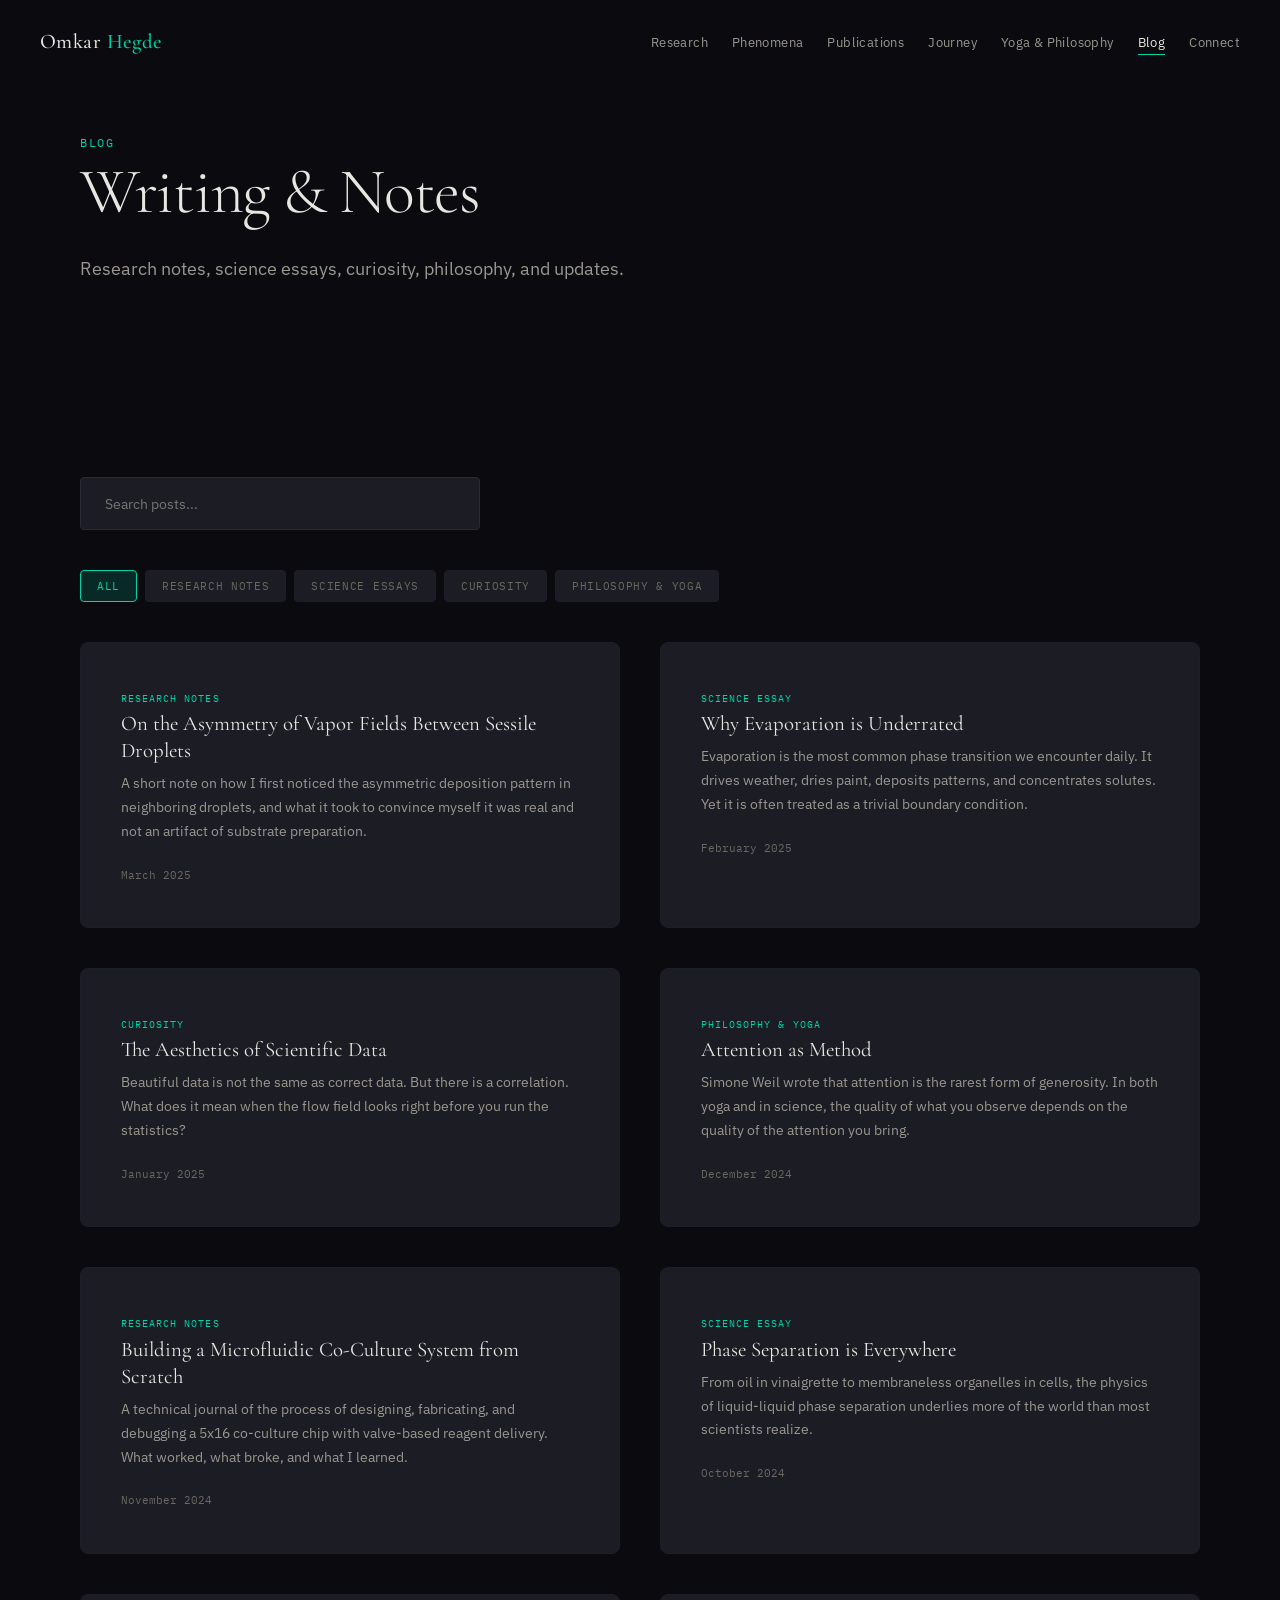
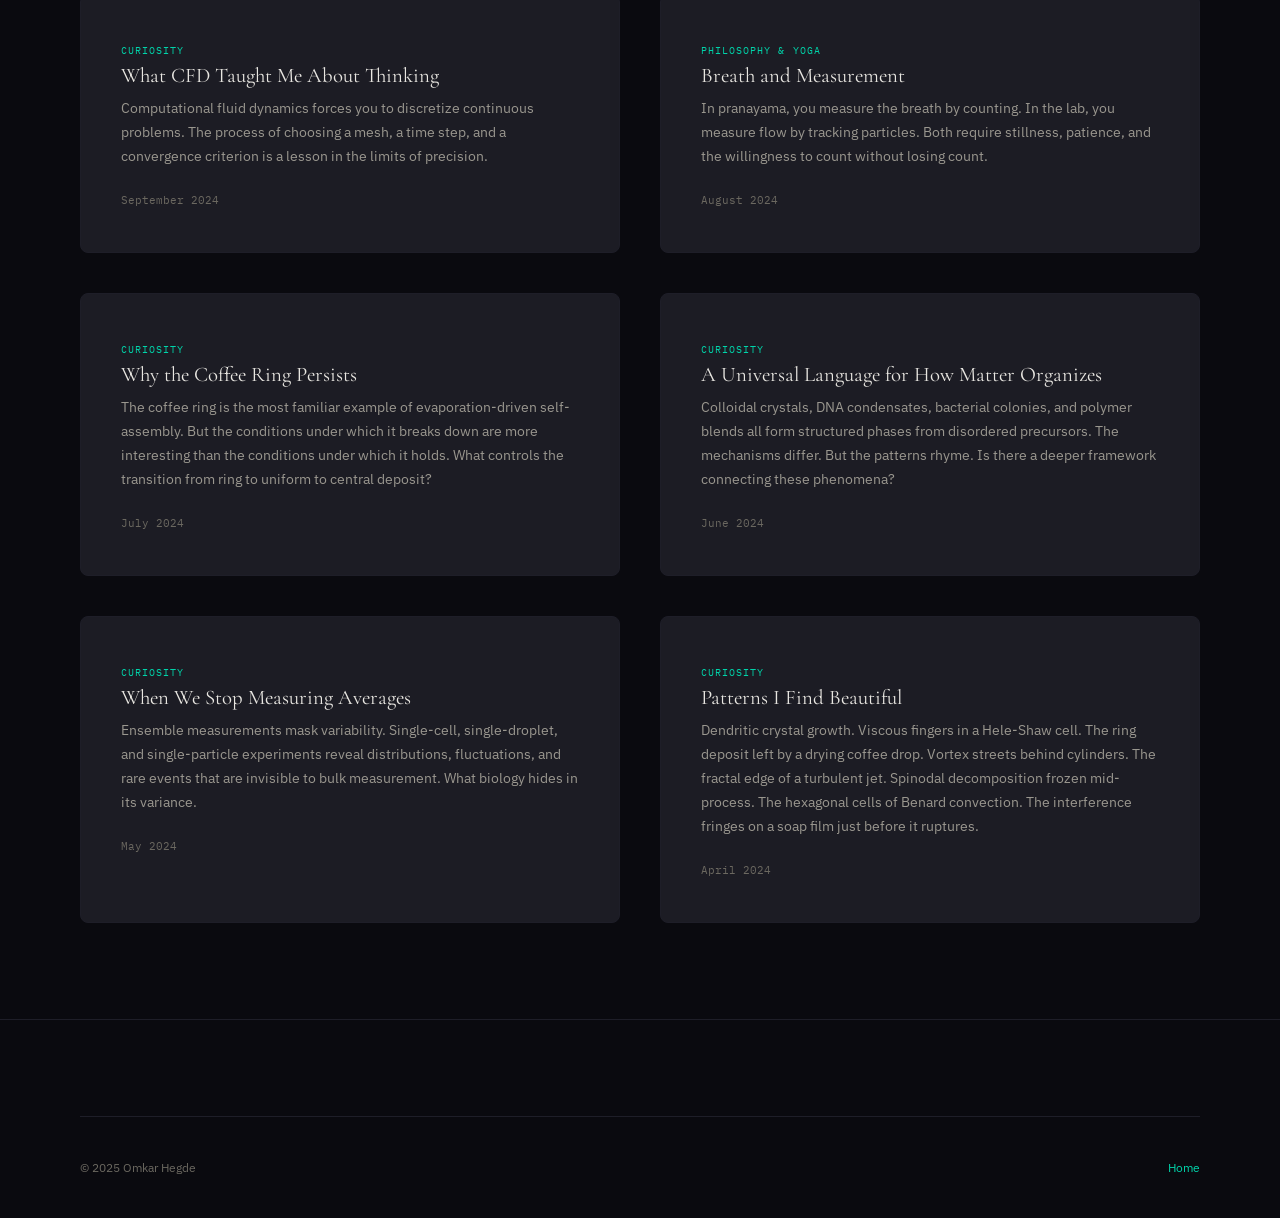
<file: blog.html>
<!DOCTYPE html>
<html lang="en">
<head>
  <meta charset="UTF-8">
  <meta name="viewport" content="width=device-width, initial-scale=1.0">
  <title>Blog — Omkar Hegde</title>
  <link rel="stylesheet" href="css/styles.css">
</head>
<body>

  <nav class="nav" role="navigation"><a href="index.html" class="nav__logo">Omkar <span>Hegde</span></a><ul class="nav__links"><li><a href="research.html">Research</a></li><li><a href="phenomena.html">Phenomena</a></li><li><a href="publications.html">Publications</a></li><li><a href="journey.html">Journey</a></li><li><a href="yoga.html">Yoga &amp; Philosophy</a></li><li><a href="blog.html" class="active">Blog</a></li><li><a href="contact.html">Connect</a></li></ul><button class="nav__toggle" aria-label="Open menu">&#9776;</button></nav>
  <div class="nav__mobile" role="dialog"><button class="nav__mobile-close">&times;</button><a href="index.html">Home</a><a href="research.html">Research</a><a href="phenomena.html">Phenomena</a><a href="publications.html">Publications</a><a href="journey.html">Journey</a><a href="yoga.html">Yoga</a><a href="blog.html">Blog</a><a href="contact.html">Connect</a></div>

  <section class="page-header section">
    <div class="container">
      <span class="page-header__pre reveal">Blog</span>
      <h1 class="page-header__title reveal">Writing &amp; Notes</h1>
      <p class="page-header__desc reveal">Research notes, science essays, curiosity, philosophy, and updates.</p>
    </div>
  </section>

  <section class="section--compact">
    <div class="container">

      <!-- Search -->
      <div class="reveal" style="margin-bottom:var(--space-xl);">
        <input type="text" id="blog-search" placeholder="Search posts..." style="
          width:100%;max-width:400px;
          background:var(--card);border:1px solid var(--border);border-radius:var(--radius-sm);
          padding:var(--space-md) var(--space-lg);
          color:var(--text);font-family:var(--font-body);font-size:0.9rem;
          outline:none;transition:border-color var(--transition);
        " onfocus="this.style.borderColor='var(--accent)'" onblur="this.style.borderColor='var(--border)'">
      </div>

      <!-- Filters -->
      <div class="filters reveal" data-target=".blog-card">
        <button class="filter-btn active" data-filter="all">All</button>
        <button class="filter-btn" data-filter="research">Research Notes</button>
        <button class="filter-btn" data-filter="essay">Science Essays</button>
        <button class="filter-btn" data-filter="curiosity">Curiosity</button>
        <button class="filter-btn" data-filter="philosophy">Philosophy &amp; Yoga</button>
      </div>

      <!-- Posts -->
      <div class="grid-2 mt-lg">

        <div class="blog-card reveal" data-category="research">
          <span class="blog-card__cat">Research Notes</span>
          <h3 class="blog-card__title">On the Asymmetry of Vapor Fields Between Sessile Droplets</h3>
          <p class="blog-card__excerpt">A short note on how I first noticed the asymmetric deposition pattern in neighboring droplets, and what it took to convince myself it was real and not an artifact of substrate preparation.</p>
          <span class="blog-card__date">March 2025</span>
        </div>

        <div class="blog-card reveal" data-category="essay">
          <span class="blog-card__cat">Science Essay</span>
          <h3 class="blog-card__title">Why Evaporation is Underrated</h3>
          <p class="blog-card__excerpt">Evaporation is the most common phase transition we encounter daily. It drives weather, dries paint, deposits patterns, and concentrates solutes. Yet it is often treated as a trivial boundary condition.</p>
          <span class="blog-card__date">February 2025</span>
        </div>

        <div class="blog-card reveal" data-category="curiosity">
          <span class="blog-card__cat">Curiosity</span>
          <h3 class="blog-card__title">The Aesthetics of Scientific Data</h3>
          <p class="blog-card__excerpt">Beautiful data is not the same as correct data. But there is a correlation. What does it mean when the flow field looks right before you run the statistics?</p>
          <span class="blog-card__date">January 2025</span>
        </div>

        <div class="blog-card reveal" data-category="philosophy">
          <span class="blog-card__cat">Philosophy &amp; Yoga</span>
          <h3 class="blog-card__title">Attention as Method</h3>
          <p class="blog-card__excerpt">Simone Weil wrote that attention is the rarest form of generosity. In both yoga and in science, the quality of what you observe depends on the quality of the attention you bring.</p>
          <span class="blog-card__date">December 2024</span>
        </div>

        <div class="blog-card reveal" data-category="research">
          <span class="blog-card__cat">Research Notes</span>
          <h3 class="blog-card__title">Building a Microfluidic Co-Culture System from Scratch</h3>
          <p class="blog-card__excerpt">A technical journal of the process of designing, fabricating, and debugging a 5x16 co-culture chip with valve-based reagent delivery. What worked, what broke, and what I learned.</p>
          <span class="blog-card__date">November 2024</span>
        </div>

        <div class="blog-card reveal" data-category="essay">
          <span class="blog-card__cat">Science Essay</span>
          <h3 class="blog-card__title">Phase Separation is Everywhere</h3>
          <p class="blog-card__excerpt">From oil in vinaigrette to membraneless organelles in cells, the physics of liquid-liquid phase separation underlies more of the world than most scientists realize.</p>
          <span class="blog-card__date">October 2024</span>
        </div>

        <div class="blog-card reveal" data-category="curiosity">
          <span class="blog-card__cat">Curiosity</span>
          <h3 class="blog-card__title">What CFD Taught Me About Thinking</h3>
          <p class="blog-card__excerpt">Computational fluid dynamics forces you to discretize continuous problems. The process of choosing a mesh, a time step, and a convergence criterion is a lesson in the limits of precision.</p>
          <span class="blog-card__date">September 2024</span>
        </div>

        <div class="blog-card reveal" data-category="philosophy">
          <span class="blog-card__cat">Philosophy &amp; Yoga</span>
          <h3 class="blog-card__title">Breath and Measurement</h3>
          <p class="blog-card__excerpt">In pranayama, you measure the breath by counting. In the lab, you measure flow by tracking particles. Both require stillness, patience, and the willingness to count without losing count.</p>
          <span class="blog-card__date">August 2024</span>
        </div>

        <div class="blog-card reveal" data-category="curiosity">
          <span class="blog-card__cat">Curiosity</span>
          <h3 class="blog-card__title">Why the Coffee Ring Persists</h3>
          <p class="blog-card__excerpt">The coffee ring is the most familiar example of evaporation-driven self-assembly. But the conditions under which it breaks down are more interesting than the conditions under which it holds. What controls the transition from ring to uniform to central deposit?</p>
          <span class="blog-card__date">July 2024</span>
        </div>

        <div class="blog-card reveal" data-category="curiosity">
          <span class="blog-card__cat">Curiosity</span>
          <h3 class="blog-card__title">A Universal Language for How Matter Organizes</h3>
          <p class="blog-card__excerpt">Colloidal crystals, DNA condensates, bacterial colonies, and polymer blends all form structured phases from disordered precursors. The mechanisms differ. But the patterns rhyme. Is there a deeper framework connecting these phenomena?</p>
          <span class="blog-card__date">June 2024</span>
        </div>

        <div class="blog-card reveal" data-category="curiosity">
          <span class="blog-card__cat">Curiosity</span>
          <h3 class="blog-card__title">When We Stop Measuring Averages</h3>
          <p class="blog-card__excerpt">Ensemble measurements mask variability. Single-cell, single-droplet, and single-particle experiments reveal distributions, fluctuations, and rare events that are invisible to bulk measurement. What biology hides in its variance.</p>
          <span class="blog-card__date">May 2024</span>
        </div>

        <div class="blog-card reveal" data-category="curiosity">
          <span class="blog-card__cat">Curiosity</span>
          <h3 class="blog-card__title">Patterns I Find Beautiful</h3>
          <p class="blog-card__excerpt">Dendritic crystal growth. Viscous fingers in a Hele-Shaw cell. The ring deposit left by a drying coffee drop. Vortex streets behind cylinders. The fractal edge of a turbulent jet. Spinodal decomposition frozen mid-process. The hexagonal cells of Benard convection. The interference fringes on a soap film just before it ruptures.</p>
          <span class="blog-card__date">April 2024</span>
        </div>

      </div>
    </div>
  </section>

  <footer class="footer"><div class="container"><div class="footer__bottom"><span>&copy; 2025 Omkar Hegde</span><span><a href="index.html">Home</a></span></div></div></footer>

  <script src="js/app.js"></script>
</body>
</html>
</file>
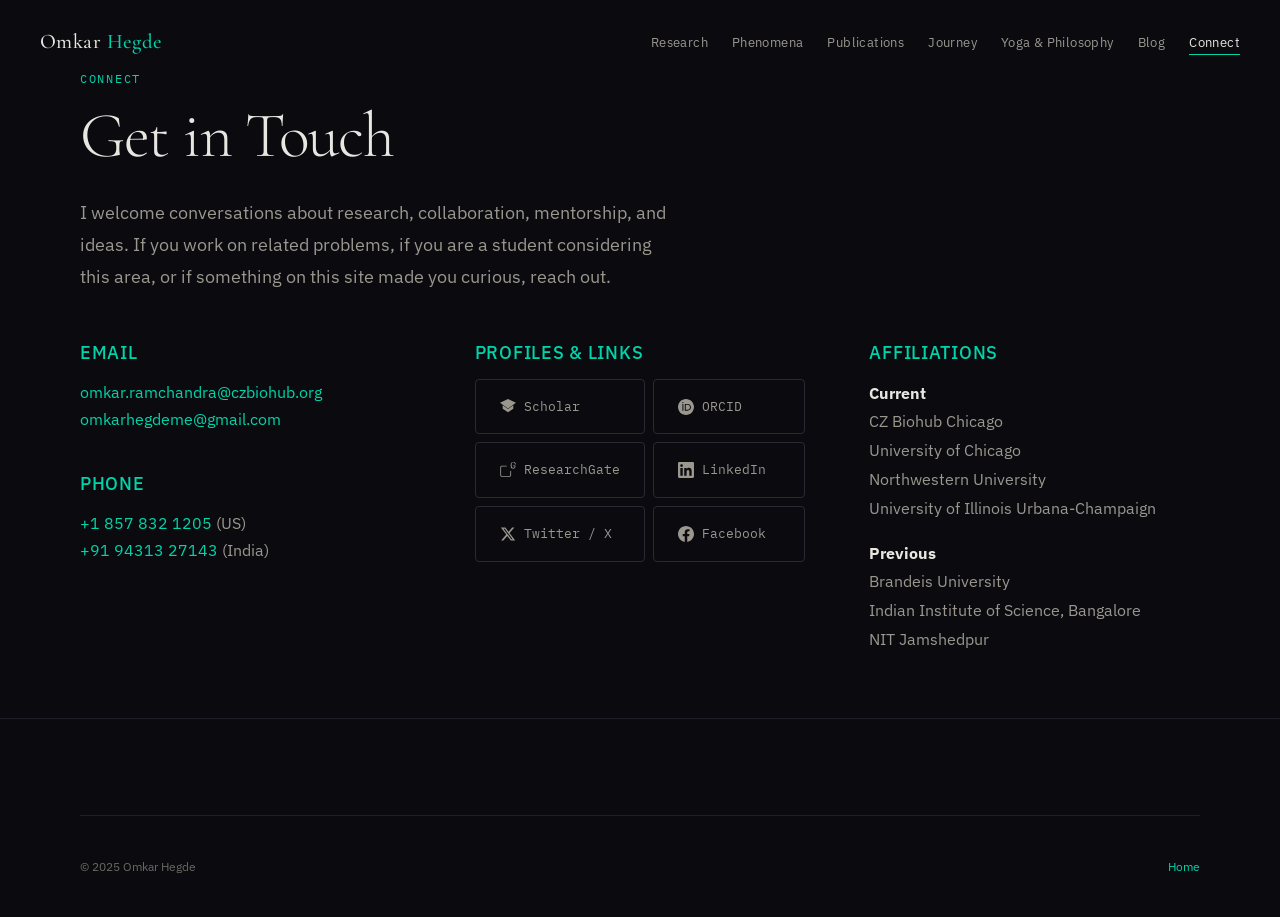
<file: contact.html>
<!DOCTYPE html>
<html lang="en">
<head>
  <meta charset="UTF-8">
  <meta name="viewport" content="width=device-width, initial-scale=1.0">
  <title>Connect — Omkar Hegde</title>
  <link rel="stylesheet" href="css/styles.css">
</head>
<body>

  <nav class="nav" role="navigation"><a href="index.html" class="nav__logo">Omkar <span>Hegde</span></a><ul class="nav__links"><li><a href="research.html">Research</a></li><li><a href="phenomena.html">Phenomena</a></li><li><a href="publications.html">Publications</a></li><li><a href="journey.html">Journey</a></li><li><a href="yoga.html">Yoga &amp; Philosophy</a></li><li><a href="blog.html">Blog</a></li><li><a href="contact.html" class="active">Connect</a></li></ul><button class="nav__toggle" aria-label="Open menu">&#9776;</button></nav>
  <div class="nav__mobile" role="dialog"><button class="nav__mobile-close">&times;</button><a href="index.html">Home</a><a href="research.html">Research</a><a href="phenomena.html">Phenomena</a><a href="publications.html">Publications</a><a href="journey.html">Journey</a><a href="yoga.html">Yoga</a><a href="blog.html">Blog</a><a href="contact.html">Connect</a></div>

  <section class="section" style="padding-top:var(--space-2xl);padding-bottom:var(--space-lg);">
    <div class="container">
      <span class="page-header__pre reveal">Connect</span>
      <h1 class="page-header__title reveal" style="margin-top:var(--space-sm);">Get in Touch</h1>
      <p class="page-header__desc reveal" style="margin-top:var(--space-md);">
        I welcome conversations about research, collaboration, mentorship, and ideas.
        If you work on related problems, if you are a student considering this area,
        or if something on this site made you curious, reach out.
      </p>
    </div>
  </section>

  <section style="padding-top:var(--space-lg);padding-bottom:var(--space-2xl);">
    <div class="container">
      <div style="display:grid;grid-template-columns:repeat(auto-fit,minmax(260px,1fr));gap:var(--space-2xl);align-items:start;">

        <div class="reveal">
          <h4>Email</h4>
          <p class="mt-md">
            <a href="mailto:omkar.ramchandra@czbiohub.org" style="color:var(--accent);">omkar.ramchandra@czbiohub.org</a><br>
            <a href="mailto:omkarhegdeme@gmail.com" style="color:var(--accent);">omkarhegdeme@gmail.com</a>
          </p>

          <h4 class="mt-xl">Phone</h4>
          <p class="mt-md" style="color:var(--text-secondary);">
            <a href="tel:+18578321205" style="color:var(--accent);">+1 857 832 1205</a> (US)<br>
            <a href="tel:+919431327143" style="color:var(--accent);">+91 94313 27143</a> (India)
          </p>
        </div>

        <div class="reveal">
          <h4>Profiles &amp; Links</h4>
          <div class="contact-links mt-md" style="display:grid;grid-template-columns:1fr 1fr;gap:var(--space-sm);">
            <a href="https://scholar.google.com/citations?user=t8Vxg9AAAAAJ&amp;hl=en" target="_blank" rel="noopener" class="contact-link" style="display:flex;align-items:center;gap:8px;">
              <svg width="16" height="16" viewBox="0 0 24 24" fill="currentColor" aria-hidden="true"><path d="M12 14.205L0 5.5 12 0l12 5.5-12 8.705zM4 9.5v5l8 5.5 8-5.5v-5l-8 5.5-8-5.5z"/></svg>
              <span>Scholar</span>
            </a>
            <a href="https://orcid.org/0000-0002-8691-3649" target="_blank" rel="noopener" class="contact-link" style="display:flex;align-items:center;gap:8px;">
              <svg width="16" height="16" viewBox="0 0 24 24" fill="currentColor" aria-hidden="true"><path d="M12 0C5.372 0 0 5.372 0 12s5.372 12 12 12 12-5.372 12-12S18.628 0 12 0zM7.369 4.378c.525 0 .947.431.947.947 0 .525-.422.947-.947.947-.525 0-.946-.422-.946-.947 0-.516.421-.947.946-.947zm-.722 3.038h1.444v10.041H6.647V7.416zm3.562 0h3.9c3.713 0 5.344 2.652 5.344 5.025 0 2.578-2.016 5.025-5.325 5.025h-3.919V7.416zm1.444 1.303v7.444h2.297c3.272 0 4.022-2.484 4.022-3.722 0-2.016-1.284-3.722-4.097-3.722h-2.222z"/></svg>
              <span>ORCID</span>
            </a>
            <a href="https://www.researchgate.net/profile/Omkar-Hegde" target="_blank" rel="noopener" class="contact-link" style="display:flex;align-items:center;gap:8px;">
              <svg width="16" height="16" viewBox="0 0 24 24" fill="currentColor" aria-hidden="true"><path d="M19.586 0c-.818 0-1.508.19-2.073.565-.563.377-.97.936-1.213 1.68a3.193 3.193 0 0 0-.112.437 8.365 8.365 0 0 0-.078.53 9 9 0 0 0-.05.727c-.01.282-.013.621-.013 1.016 0 .533.004.94.013 1.223.012.281.027.528.05.727.022.2.048.375.078.53.03.155.067.301.111.437.243.744.65 1.305 1.214 1.681.565.376 1.255.564 2.075.564.81 0 1.524-.19 2.084-.566.561-.376.973-.937 1.226-1.681l.05-.18c.029-.111.054-.234.078-.366a8.114 8.114 0 0 0 .128-1.255c.005-.198.008-.428.008-.69 0-.144-.07-.215-.207-.215h-3.182c-.137 0-.207.07-.207.207v.815c0 .137.07.207.207.207h2.041c.121 0 .175.057.158.171-.05.475-.14.86-.27 1.156-.16.359-.398.625-.715.798-.317.173-.706.26-1.169.26-.428 0-.804-.082-1.128-.247-.324-.165-.575-.401-.752-.708a3.18 3.18 0 0 1-.354-1.04 9.59 9.59 0 0 1-.094-1.391V3.795c0-.49.03-.952.094-1.385a3.18 3.18 0 0 1 .354-1.04c.177-.307.428-.543.752-.708.324-.165.7-.247 1.128-.247.439 0 .81.083 1.115.249.305.166.55.395.736.687.186.292.323.628.41 1.008.087.38.135.79.142 1.23 0 .137.07.207.207.207h.926c.137 0 .207-.07.207-.207a4.873 4.873 0 0 0-.193-1.566 3.61 3.61 0 0 0-.643-1.234 2.97 2.97 0 0 0-1.133-.842C20.617.13 20.124 0 19.586 0zM8.217 5.667c-1.85 0-3.7 0-5.55.046C1.397 5.713.37 6.74.37 8.01v11.69C.37 20.997 1.397 22 2.667 22h11.667c1.27 0 2.297-1.003 2.297-2.297v-6.703a3.557 3.557 0 0 1-1.297.34v6.363c0 .735-.557 1.297-1.293 1.297H2.943c-.735 0-1.293-.562-1.293-1.297V8.234c0-.735.558-1.297 1.293-1.297H10v-1.27z"/></svg>
              <span>ResearchGate</span>
            </a>
            <a href="https://www.linkedin.com/in/omkar-hegde-a54661171/" target="_blank" rel="noopener" class="contact-link" style="display:flex;align-items:center;gap:8px;">
              <svg width="16" height="16" viewBox="0 0 24 24" fill="currentColor" aria-hidden="true"><path d="M20.447 20.452h-3.554v-5.569c0-1.328-.027-3.037-1.852-3.037-1.853 0-2.136 1.445-2.136 2.939v5.667H9.351V9h3.414v1.561h.046c.477-.9 1.637-1.85 3.37-1.85 3.601 0 4.267 2.37 4.267 5.455v6.286zM5.337 7.433a2.062 2.062 0 01-2.063-2.065 2.063 2.063 0 112.063 2.065zm1.782 13.019H3.555V9h3.564v11.452zM22.225 0H1.771C.792 0 0 .774 0 1.729v20.542C0 23.227.792 24 1.771 24h20.451C23.2 24 24 23.227 24 22.271V1.729C24 .774 23.2 0 22.222 0h.003z"/></svg>
              <span>LinkedIn</span>
            </a>
            <a href="https://x.com/omkar62" target="_blank" rel="noopener" class="contact-link" style="display:flex;align-items:center;gap:8px;">
              <svg width="16" height="16" viewBox="0 0 24 24" fill="currentColor" aria-hidden="true"><path d="M18.244 2.25h3.308l-7.227 8.26 8.502 11.24H16.17l-5.214-6.817L4.99 21.75H1.68l7.73-8.835L1.254 2.25H8.08l4.713 6.231zm-1.161 17.52h1.833L7.084 4.126H5.117z"/></svg>
              <span>Twitter / X</span>
            </a>
            <a href="https://www.facebook.com/omkar.hegde" target="_blank" rel="noopener" class="contact-link" style="display:flex;align-items:center;gap:8px;">
              <svg width="16" height="16" viewBox="0 0 24 24" fill="currentColor" aria-hidden="true"><path d="M24 12.073c0-6.627-5.373-12-12-12s-12 5.373-12 12c0 5.99 4.388 10.954 10.125 11.854v-8.385H7.078v-3.47h3.047V9.43c0-3.007 1.792-4.669 4.533-4.669 1.312 0 2.686.235 2.686.235v2.953H15.83c-1.491 0-1.956.925-1.956 1.874v2.25h3.328l-.532 3.47h-2.796v8.385C19.612 23.027 24 18.062 24 12.073z"/></svg>
              <span>Facebook</span>
            </a>
          </div>
        </div>

        <div class="reveal">
          <h4>Affiliations</h4>
          <p class="mt-md" style="color:var(--text-secondary);line-height:1.8;">
            <strong style="color:var(--text);">Current</strong><br>
            CZ Biohub Chicago<br>
            University of Chicago<br>
            Northwestern University<br>
            University of Illinois Urbana-Champaign
          </p>
          <p class="mt-md" style="color:var(--text-secondary);line-height:1.8;">
            <strong style="color:var(--text);">Previous</strong><br>
            Brandeis University<br>
            Indian Institute of Science, Bangalore<br>
            NIT Jamshedpur
          </p>
        </div>

      </div>
    </div>
  </section>

  <footer class="footer"><div class="container"><div class="footer__bottom"><span>&copy; 2025 Omkar Hegde</span><span><a href="index.html">Home</a></span></div></div></footer>

  <script src="js/app.js"></script>
</body>
</html>
</file>
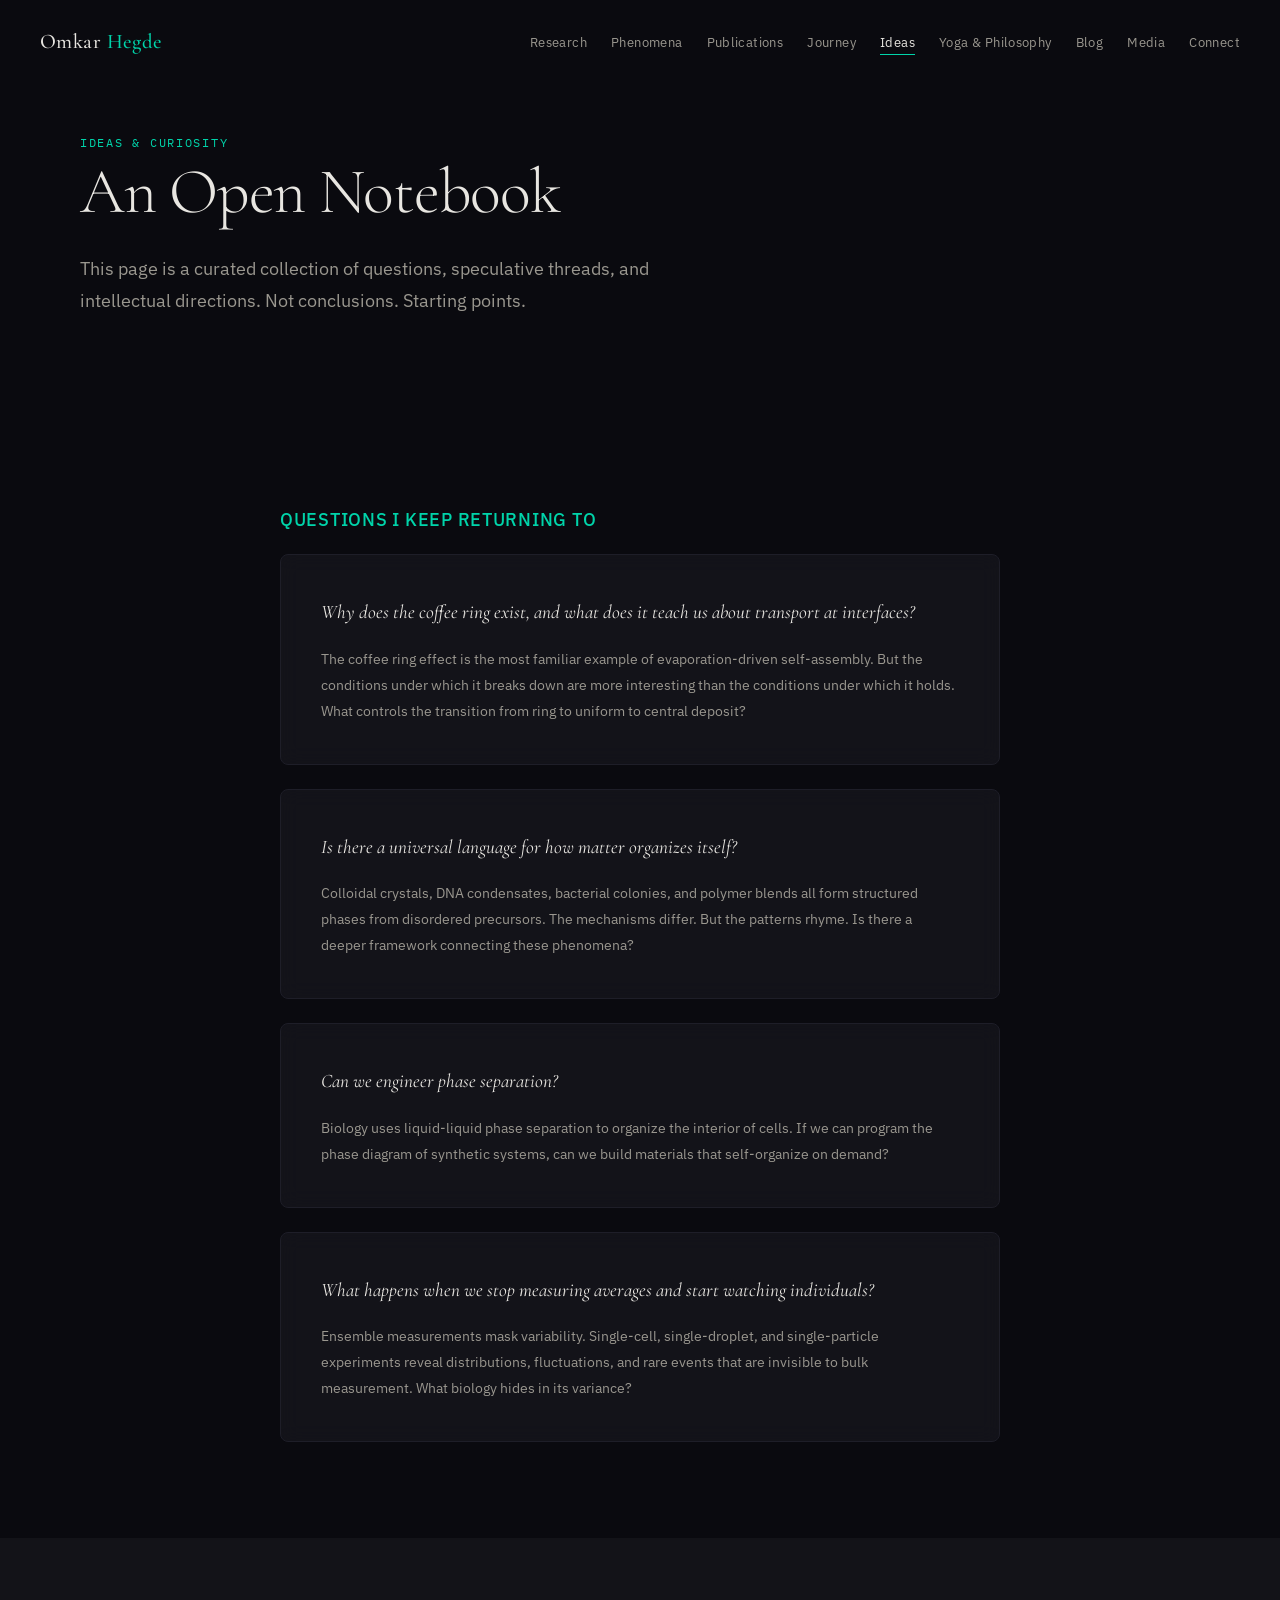
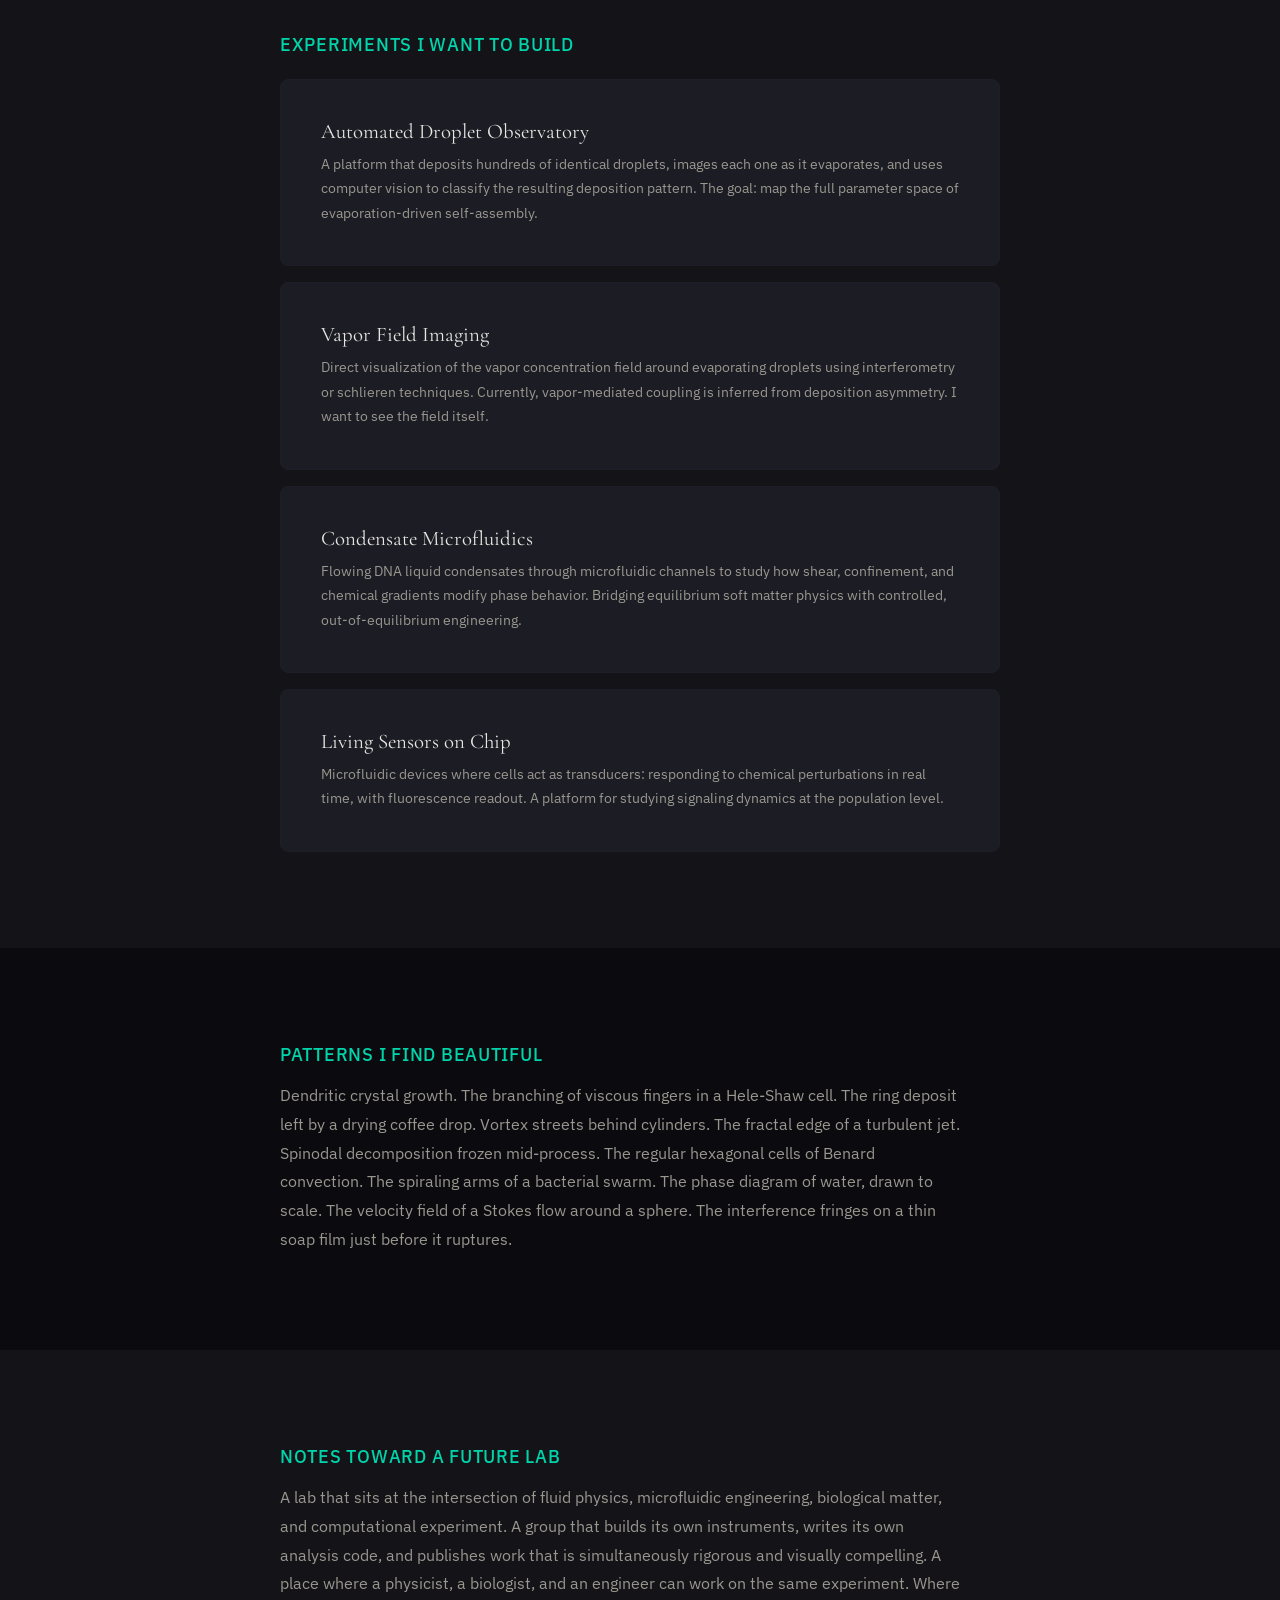
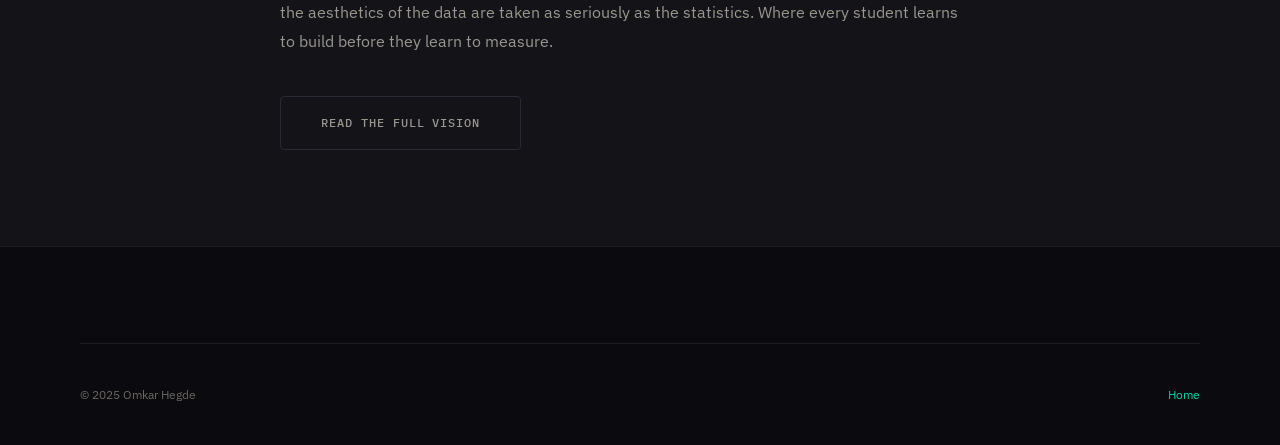
<file: ideas.html>
<!DOCTYPE html>
<html lang="en">
<head>
  <meta charset="UTF-8">
  <meta name="viewport" content="width=device-width, initial-scale=1.0">
  <title>Ideas &amp; Curiosity — Omkar Hegde</title>
  <link rel="stylesheet" href="css/styles.css">
</head>
<body>

  <nav class="nav" role="navigation"><a href="index.html" class="nav__logo">Omkar <span>Hegde</span></a><ul class="nav__links"><li><a href="research.html">Research</a></li><li><a href="phenomena.html">Phenomena</a></li><li><a href="publications.html">Publications</a></li><li><a href="journey.html">Journey</a></li><li><a href="ideas.html" class="active">Ideas</a></li><li><a href="yoga.html">Yoga &amp; Philosophy</a></li><li><a href="blog.html">Blog</a></li><li><a href="media.html">Media</a></li><li><a href="contact.html">Connect</a></li></ul><button class="nav__toggle" aria-label="Open menu">&#9776;</button></nav>
  <div class="nav__mobile" role="dialog"><button class="nav__mobile-close">&times;</button><a href="index.html">Home</a><a href="research.html">Research</a><a href="phenomena.html">Phenomena</a><a href="publications.html">Publications</a><a href="journey.html">Journey</a><a href="ideas.html">Ideas</a><a href="yoga.html">Yoga</a><a href="blog.html">Blog</a><a href="media.html">Media</a><a href="contact.html">Connect</a></div>

  <section class="page-header section">
    <div class="container">
      <span class="page-header__pre reveal">Ideas &amp; Curiosity</span>
      <h1 class="page-header__title reveal">An Open Notebook</h1>
      <p class="page-header__desc reveal">This page is a curated collection of questions, speculative threads, and intellectual directions. Not conclusions. Starting points.</p>
    </div>
  </section>

  <!-- Questions I Keep Returning To -->
  <section class="section--compact">
    <div class="container container--narrow">
      <div class="reveal">
        <h4>Questions I Keep Returning To</h4>
        <div style="margin-top:var(--space-lg);display:flex;flex-direction:column;gap:var(--space-lg);">
          <div class="yoga-card reveal">
            <p class="yoga-card__text" style="font-family:var(--font-heading);font-size:1.2rem;font-style:italic;color:var(--text);">Why does the coffee ring exist, and what does it teach us about transport at interfaces?</p>
            <p class="yoga-card__text mt-md">The coffee ring effect is the most familiar example of evaporation-driven self-assembly. But the conditions under which it breaks down are more interesting than the conditions under which it holds. What controls the transition from ring to uniform to central deposit?</p>
          </div>
          <div class="yoga-card reveal">
            <p class="yoga-card__text" style="font-family:var(--font-heading);font-size:1.2rem;font-style:italic;color:var(--text);">Is there a universal language for how matter organizes itself?</p>
            <p class="yoga-card__text mt-md">Colloidal crystals, DNA condensates, bacterial colonies, and polymer blends all form structured phases from disordered precursors. The mechanisms differ. But the patterns rhyme. Is there a deeper framework connecting these phenomena?</p>
          </div>
          <div class="yoga-card reveal">
            <p class="yoga-card__text" style="font-family:var(--font-heading);font-size:1.2rem;font-style:italic;color:var(--text);">Can we engineer phase separation?</p>
            <p class="yoga-card__text mt-md">Biology uses liquid-liquid phase separation to organize the interior of cells. If we can program the phase diagram of synthetic systems, can we build materials that self-organize on demand?</p>
          </div>
          <div class="yoga-card reveal">
            <p class="yoga-card__text" style="font-family:var(--font-heading);font-size:1.2rem;font-style:italic;color:var(--text);">What happens when we stop measuring averages and start watching individuals?</p>
            <p class="yoga-card__text mt-md">Ensemble measurements mask variability. Single-cell, single-droplet, and single-particle experiments reveal distributions, fluctuations, and rare events that are invisible to bulk measurement. What biology hides in its variance?</p>
          </div>
        </div>
      </div>
    </div>
  </section>

  <!-- Experiments I Want to Build -->
  <section class="section--compact" style="background:var(--surface);">
    <div class="container container--narrow">
      <div class="reveal">
        <h4>Experiments I Want to Build</h4>
        <div style="margin-top:var(--space-lg);display:flex;flex-direction:column;gap:var(--space-md);">
          <div class="card reveal">
            <h3 class="card__title">Automated Droplet Observatory</h3>
            <p class="card__text">A platform that deposits hundreds of identical droplets, images each one as it evaporates, and uses computer vision to classify the resulting deposition pattern. The goal: map the full parameter space of evaporation-driven self-assembly.</p>
          </div>
          <div class="card reveal">
            <h3 class="card__title">Vapor Field Imaging</h3>
            <p class="card__text">Direct visualization of the vapor concentration field around evaporating droplets using interferometry or schlieren techniques. Currently, vapor-mediated coupling is inferred from deposition asymmetry. I want to see the field itself.</p>
          </div>
          <div class="card reveal">
            <h3 class="card__title">Condensate Microfluidics</h3>
            <p class="card__text">Flowing DNA liquid condensates through microfluidic channels to study how shear, confinement, and chemical gradients modify phase behavior. Bridging equilibrium soft matter physics with controlled, out-of-equilibrium engineering.</p>
          </div>
          <div class="card reveal">
            <h3 class="card__title">Living Sensors on Chip</h3>
            <p class="card__text">Microfluidic devices where cells act as transducers: responding to chemical perturbations in real time, with fluorescence readout. A platform for studying signaling dynamics at the population level.</p>
          </div>
        </div>
      </div>
    </div>
  </section>

  <!-- Patterns I Find Beautiful -->
  <section class="section--compact">
    <div class="container container--narrow">
      <div class="reveal">
        <h4>Patterns I Find Beautiful</h4>
        <p class="mt-md" style="color:var(--text-secondary);line-height:1.8;">
          Dendritic crystal growth. The branching of viscous fingers in a Hele-Shaw cell. The ring
          deposit left by a drying coffee drop. Vortex streets behind cylinders. The fractal edge
          of a turbulent jet. Spinodal decomposition frozen mid-process. The regular hexagonal cells
          of Benard convection. The spiraling arms of a bacterial swarm. The phase diagram of water,
          drawn to scale. The velocity field of a Stokes flow around a sphere. The interference
          fringes on a thin soap film just before it ruptures.
        </p>
      </div>
    </div>
  </section>

  <!-- Notes Toward a Future Lab -->
  <section class="section--compact" style="background:var(--surface);">
    <div class="container container--narrow">
      <div class="reveal">
        <h4>Notes Toward a Future Lab</h4>
        <p class="mt-md" style="color:var(--text-secondary);line-height:1.8;">
          A lab that sits at the intersection of fluid physics, microfluidic engineering, biological
          matter, and computational experiment. A group that builds its own instruments, writes its
          own analysis code, and publishes work that is simultaneously rigorous and visually
          compelling. A place where a physicist, a biologist, and an engineer can work on the same
          experiment. Where the aesthetics of the data are taken as seriously as the statistics.
          Where every student learns to build before they learn to measure.
        </p>
        <a href="lab.html" class="btn btn--outline mt-xl">Read the full vision</a>
      </div>
    </div>
  </section>

  <footer class="footer"><div class="container"><div class="footer__bottom"><span>&copy; 2025 Omkar Hegde</span><span><a href="index.html">Home</a></span></div></div></footer>

  <script src="js/app.js"></script>
</body>
</html>
</file>
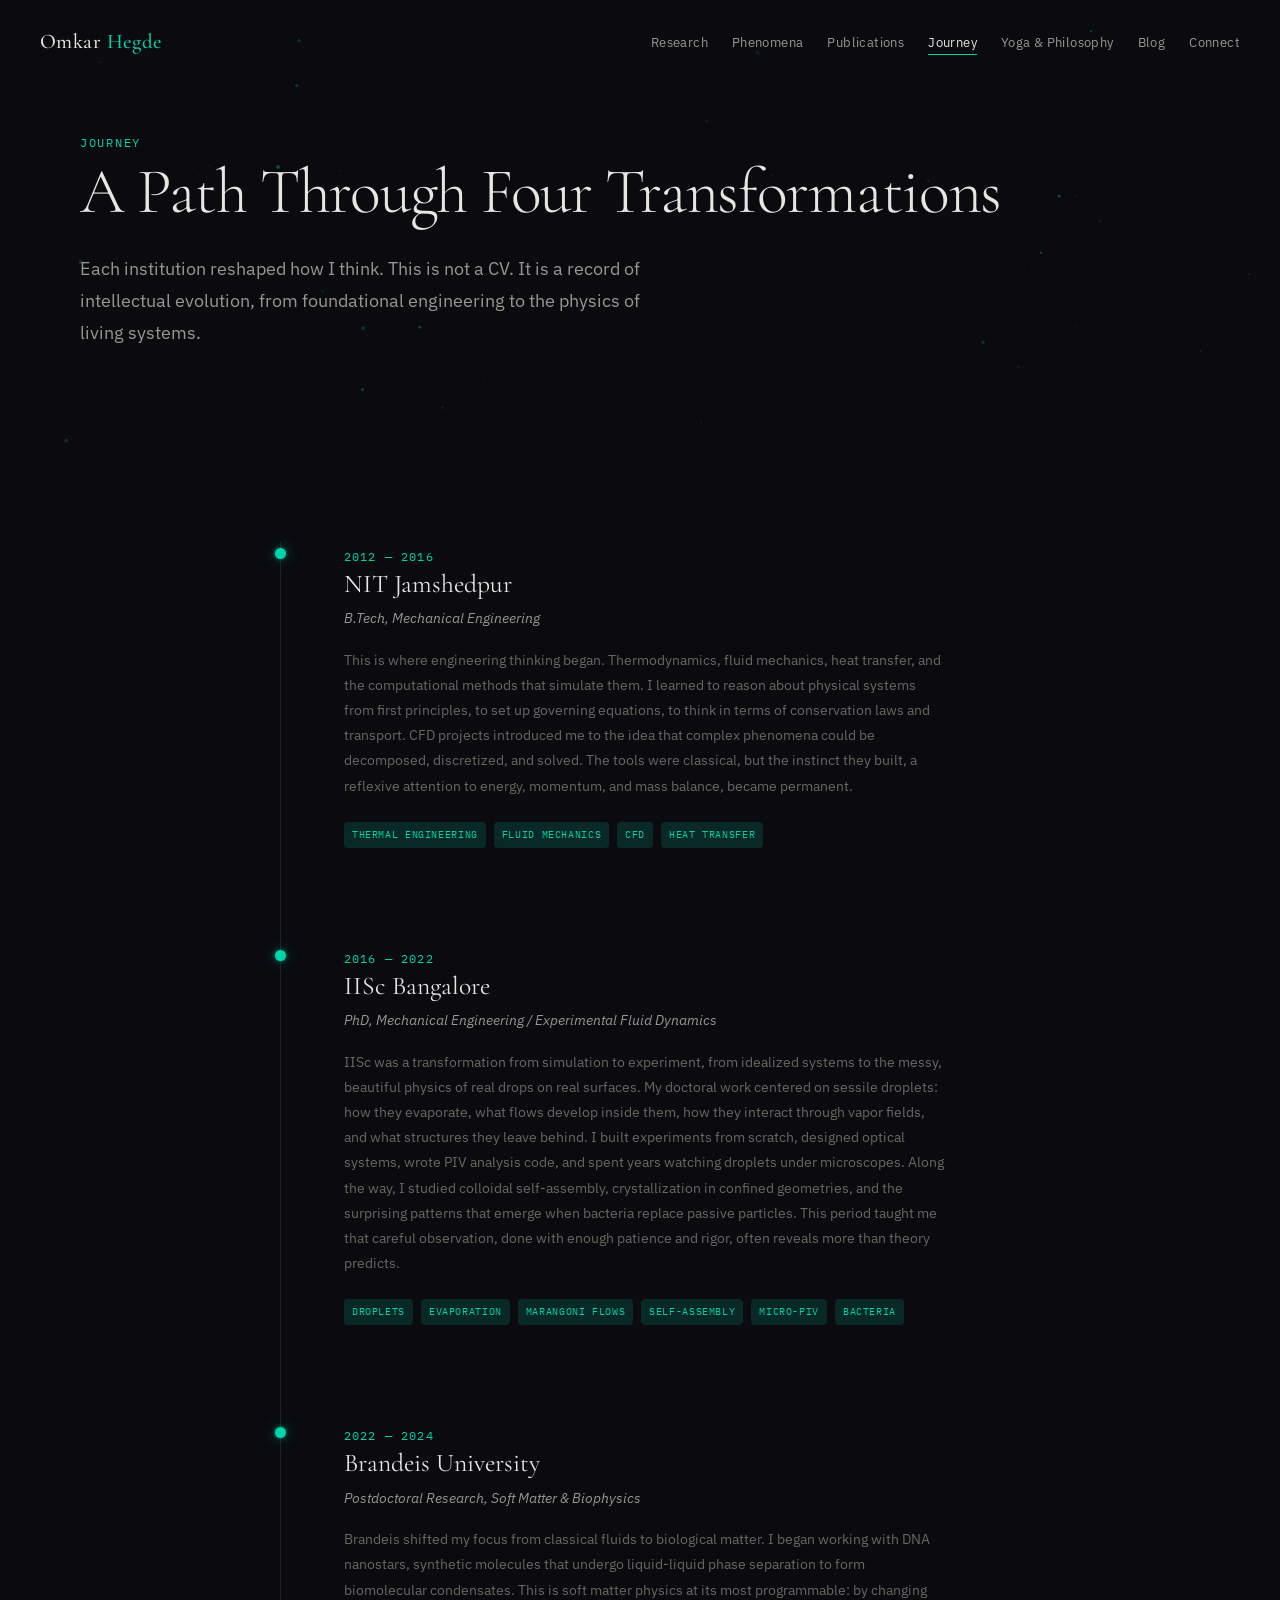
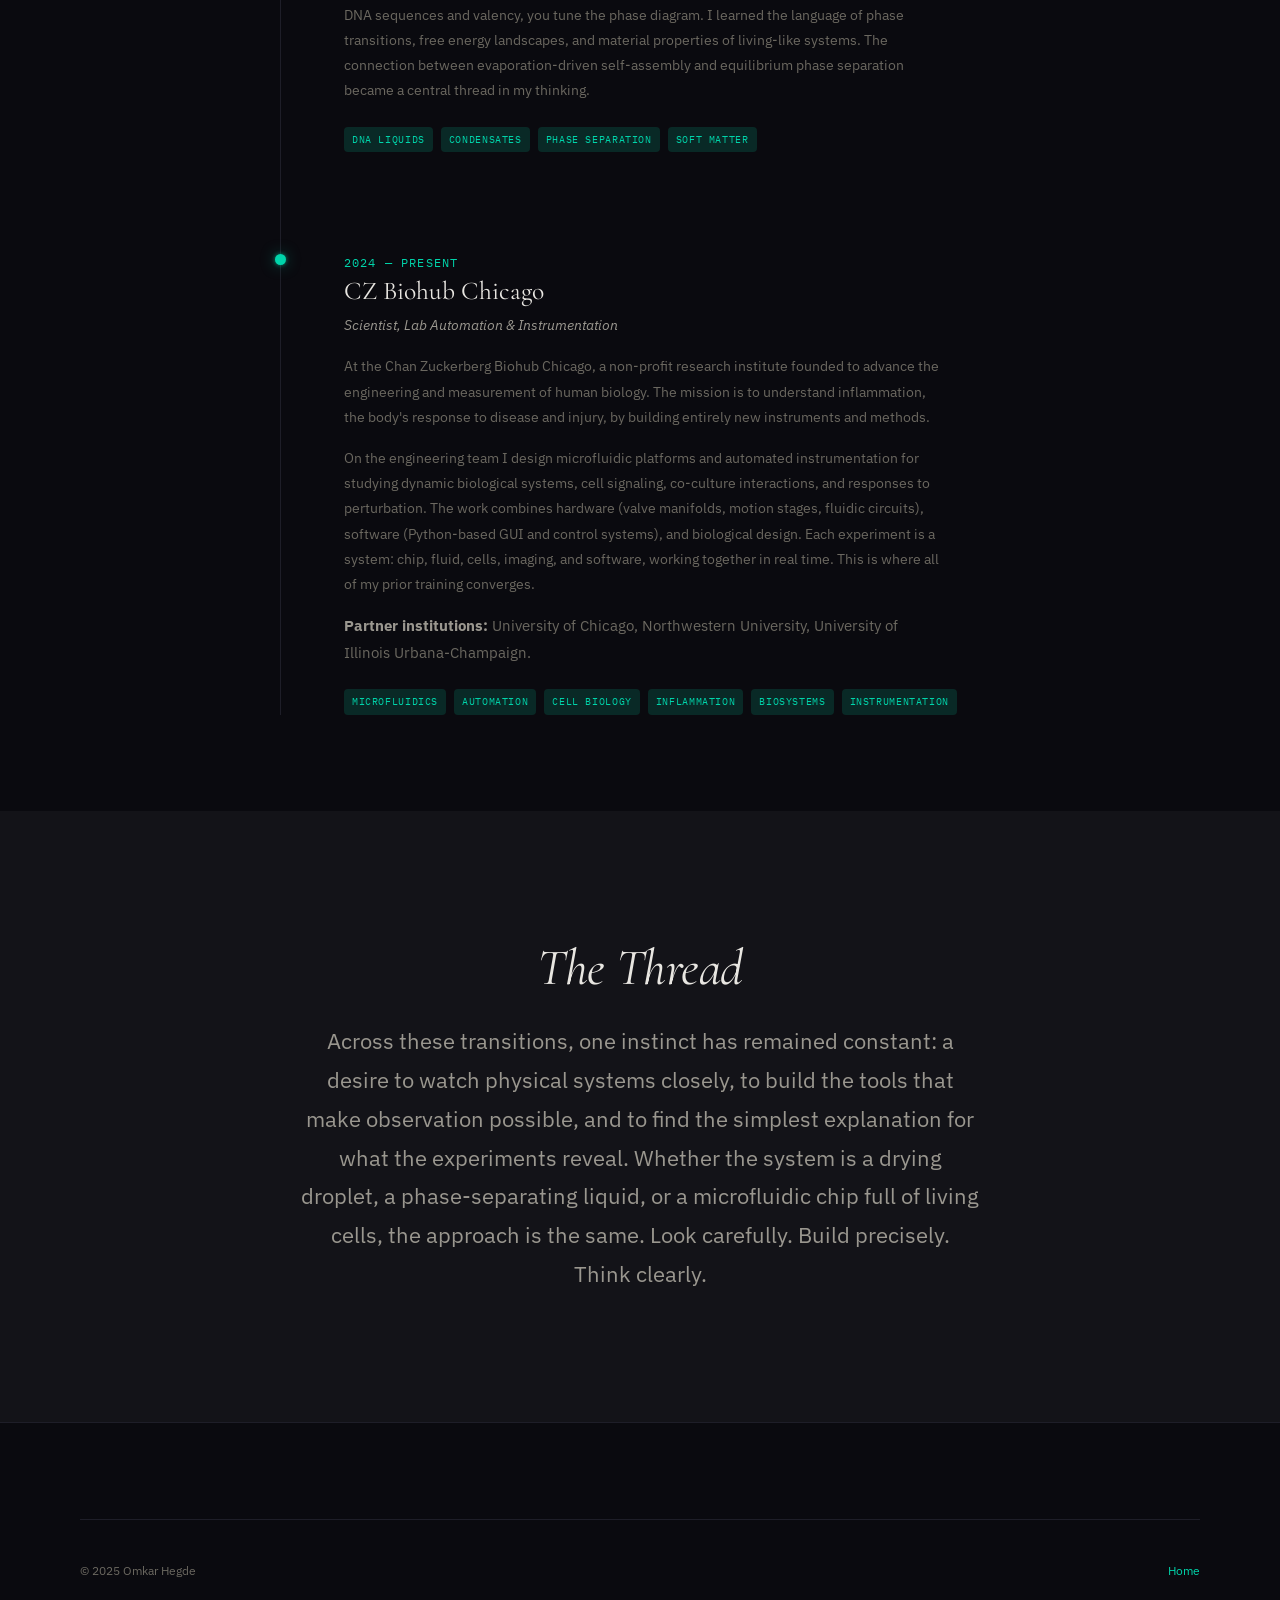
<file: journey.html>
<!DOCTYPE html>
<html lang="en">
<head>
  <meta charset="UTF-8">
  <meta name="viewport" content="width=device-width, initial-scale=1.0">
  <title>Journey — Omkar Hegde</title>
  <link rel="stylesheet" href="css/styles.css">
</head>
<body>

  <nav class="nav" role="navigation"><a href="index.html" class="nav__logo">Omkar <span>Hegde</span></a><ul class="nav__links"><li><a href="research.html">Research</a></li><li><a href="phenomena.html">Phenomena</a></li><li><a href="publications.html">Publications</a></li><li><a href="journey.html" class="active">Journey</a></li><li><a href="yoga.html">Yoga &amp; Philosophy</a></li><li><a href="blog.html">Blog</a></li><li><a href="contact.html">Connect</a></li></ul><button class="nav__toggle" aria-label="Open menu">&#9776;</button></nav>
  <div class="nav__mobile" role="dialog"><button class="nav__mobile-close">&times;</button><a href="index.html">Home</a><a href="research.html">Research</a><a href="phenomena.html">Phenomena</a><a href="publications.html">Publications</a><a href="journey.html">Journey</a><a href="yoga.html">Yoga</a><a href="blog.html">Blog</a><a href="contact.html">Connect</a></div>

  <section class="page-header section" style="position:relative;overflow:hidden;">
    <canvas class="flow-canvas" data-particles="40" data-speed="0.5" data-mode="drift" data-color="0, 212, 170"></canvas>
    <div class="container" style="position:relative;z-index:2;">
      <span class="page-header__pre reveal">Journey</span>
      <h1 class="page-header__title reveal">A Path Through Four Transformations</h1>
      <p class="page-header__desc reveal">Each institution reshaped how I think. This is not a CV. It is a record of intellectual evolution, from foundational engineering to the physics of living systems.</p>
    </div>
  </section>

  <section class="section--compact">
    <div class="container container--narrow">
      <div class="timeline">
        <!-- Animated line that fills as you scroll -->
        <div class="timeline__line"><div class="timeline__line-fill"></div></div>

        <div class="timeline__item reveal">
          <div class="timeline__dot"></div>
          <span class="timeline__period">2012 — 2016</span>
          <h3 class="timeline__title">NIT Jamshedpur</h3>
          <p class="timeline__subtitle">B.Tech, Mechanical Engineering</p>
          <p class="timeline__text">
            This is where engineering thinking began. Thermodynamics, fluid mechanics, heat transfer,
            and the computational methods that simulate them. I learned to reason about physical systems
            from first principles, to set up governing equations, to think in terms of conservation laws
            and transport. CFD projects introduced me to the idea that complex phenomena could be
            decomposed, discretized, and solved. The tools were classical, but the instinct they built,
            a reflexive attention to energy, momentum, and mass balance, became permanent.
          </p>
          <div style="margin-top:var(--space-lg);display:flex;flex-wrap:wrap;gap:var(--space-sm);">
            <span class="tag">thermal engineering</span>
            <span class="tag">fluid mechanics</span>
            <span class="tag">CFD</span>
            <span class="tag">heat transfer</span>
          </div>
        </div>

        <div class="timeline__item reveal">
          <div class="timeline__dot"></div>
          <span class="timeline__period">2016 — 2022</span>
          <h3 class="timeline__title">IISc Bangalore</h3>
          <p class="timeline__subtitle">PhD, Mechanical Engineering / Experimental Fluid Dynamics</p>
          <p class="timeline__text">
            IISc was a transformation from simulation to experiment, from idealized systems to the
            messy, beautiful physics of real drops on real surfaces. My doctoral work centered on
            sessile droplets: how they evaporate, what flows develop inside them, how they interact
            through vapor fields, and what structures they leave behind. I built experiments from
            scratch, designed optical systems, wrote PIV analysis code, and spent years watching
            droplets under microscopes. Along the way, I studied colloidal self-assembly, crystallization
            in confined geometries, and the surprising patterns that emerge when bacteria replace
            passive particles. This period taught me that careful observation, done with enough patience
            and rigor, often reveals more than theory predicts.
          </p>
          <div style="margin-top:var(--space-lg);display:flex;flex-wrap:wrap;gap:var(--space-sm);">
            <span class="tag">droplets</span>
            <span class="tag">evaporation</span>
            <span class="tag">Marangoni flows</span>
            <span class="tag">self-assembly</span>
            <span class="tag">micro-PIV</span>
            <span class="tag">bacteria</span>
          </div>
        </div>

        <div class="timeline__item reveal">
          <div class="timeline__dot"></div>
          <span class="timeline__period">2022 — 2024</span>
          <h3 class="timeline__title">Brandeis University</h3>
          <p class="timeline__subtitle">Postdoctoral Research, Soft Matter &amp; Biophysics</p>
          <p class="timeline__text">
            Brandeis shifted my focus from classical fluids to biological matter. I began working with
            DNA nanostars, synthetic molecules that undergo liquid-liquid phase separation to form
            biomolecular condensates. This is soft matter physics at its most programmable: by changing
            DNA sequences and valency, you tune the phase diagram. I learned the language of phase
            transitions, free energy landscapes, and material properties of living-like systems. The
            connection between evaporation-driven self-assembly and equilibrium phase separation became
            a central thread in my thinking.
          </p>
          <div style="margin-top:var(--space-lg);display:flex;flex-wrap:wrap;gap:var(--space-sm);">
            <span class="tag">DNA liquids</span>
            <span class="tag">condensates</span>
            <span class="tag">phase separation</span>
            <span class="tag">soft matter</span>
          </div>
        </div>

        <div class="timeline__item reveal">
          <div class="timeline__dot"></div>
          <span class="timeline__period">2024 — Present</span>
          <h3 class="timeline__title">CZ Biohub Chicago</h3>
          <p class="timeline__subtitle">Scientist, Lab Automation &amp; Instrumentation</p>
          <p class="timeline__text">
            At the Chan Zuckerberg Biohub Chicago, a non-profit research institute founded
            to advance the engineering and measurement of human biology. The mission is to
            understand inflammation, the body's response to disease and injury, by building
            entirely new instruments and methods.
          </p>
          <p class="timeline__text mt-md">
            On the engineering team I design microfluidic platforms and automated
            instrumentation for studying dynamic biological systems, cell signaling, co-culture
            interactions, and responses to perturbation. The work combines hardware
            (valve manifolds, motion stages, fluidic circuits), software (Python-based GUI and
            control systems), and biological design. Each experiment is a system: chip, fluid,
            cells, imaging, and software, working together in real time. This is where all of
            my prior training converges.
          </p>
          <p class="timeline__text mt-md" style="color:var(--text-muted);font-size:0.95rem;">
            <strong style="color:var(--text-secondary);">Partner institutions:</strong>
            University of Chicago, Northwestern University, University of Illinois Urbana-Champaign.
          </p>
          <div style="margin-top:var(--space-lg);display:flex;flex-wrap:wrap;gap:var(--space-sm);">
            <span class="tag">microfluidics</span>
            <span class="tag">automation</span>
            <span class="tag">cell biology</span>
            <span class="tag">inflammation</span>
            <span class="tag">biosystems</span>
            <span class="tag">instrumentation</span>
          </div>
        </div>

      </div>
    </div>
  </section>

  <!-- Reflection -->
  <section class="section" style="background:var(--surface);">
    <div class="container container--narrow">
      <div class="reveal" style="text-align:center;">
        <h2 style="font-style:italic;">The Thread</h2>
        <p class="large-text mt-lg" style="margin-left:auto;margin-right:auto;">
          Across these transitions, one instinct has remained constant: a desire to watch physical
          systems closely, to build the tools that make observation possible, and to find the simplest
          explanation for what the experiments reveal. Whether the system is a drying droplet, a
          phase-separating liquid, or a microfluidic chip full of living cells, the approach is the
          same. Look carefully. Build precisely. Think clearly.
        </p>
      </div>
    </div>
  </section>

  <footer class="footer"><div class="container"><div class="footer__bottom"><span>&copy; 2025 Omkar Hegde</span><span><a href="index.html">Home</a></span></div></div></footer>

  <script src="js/app.js"></script>
</body>
</html>
</file>
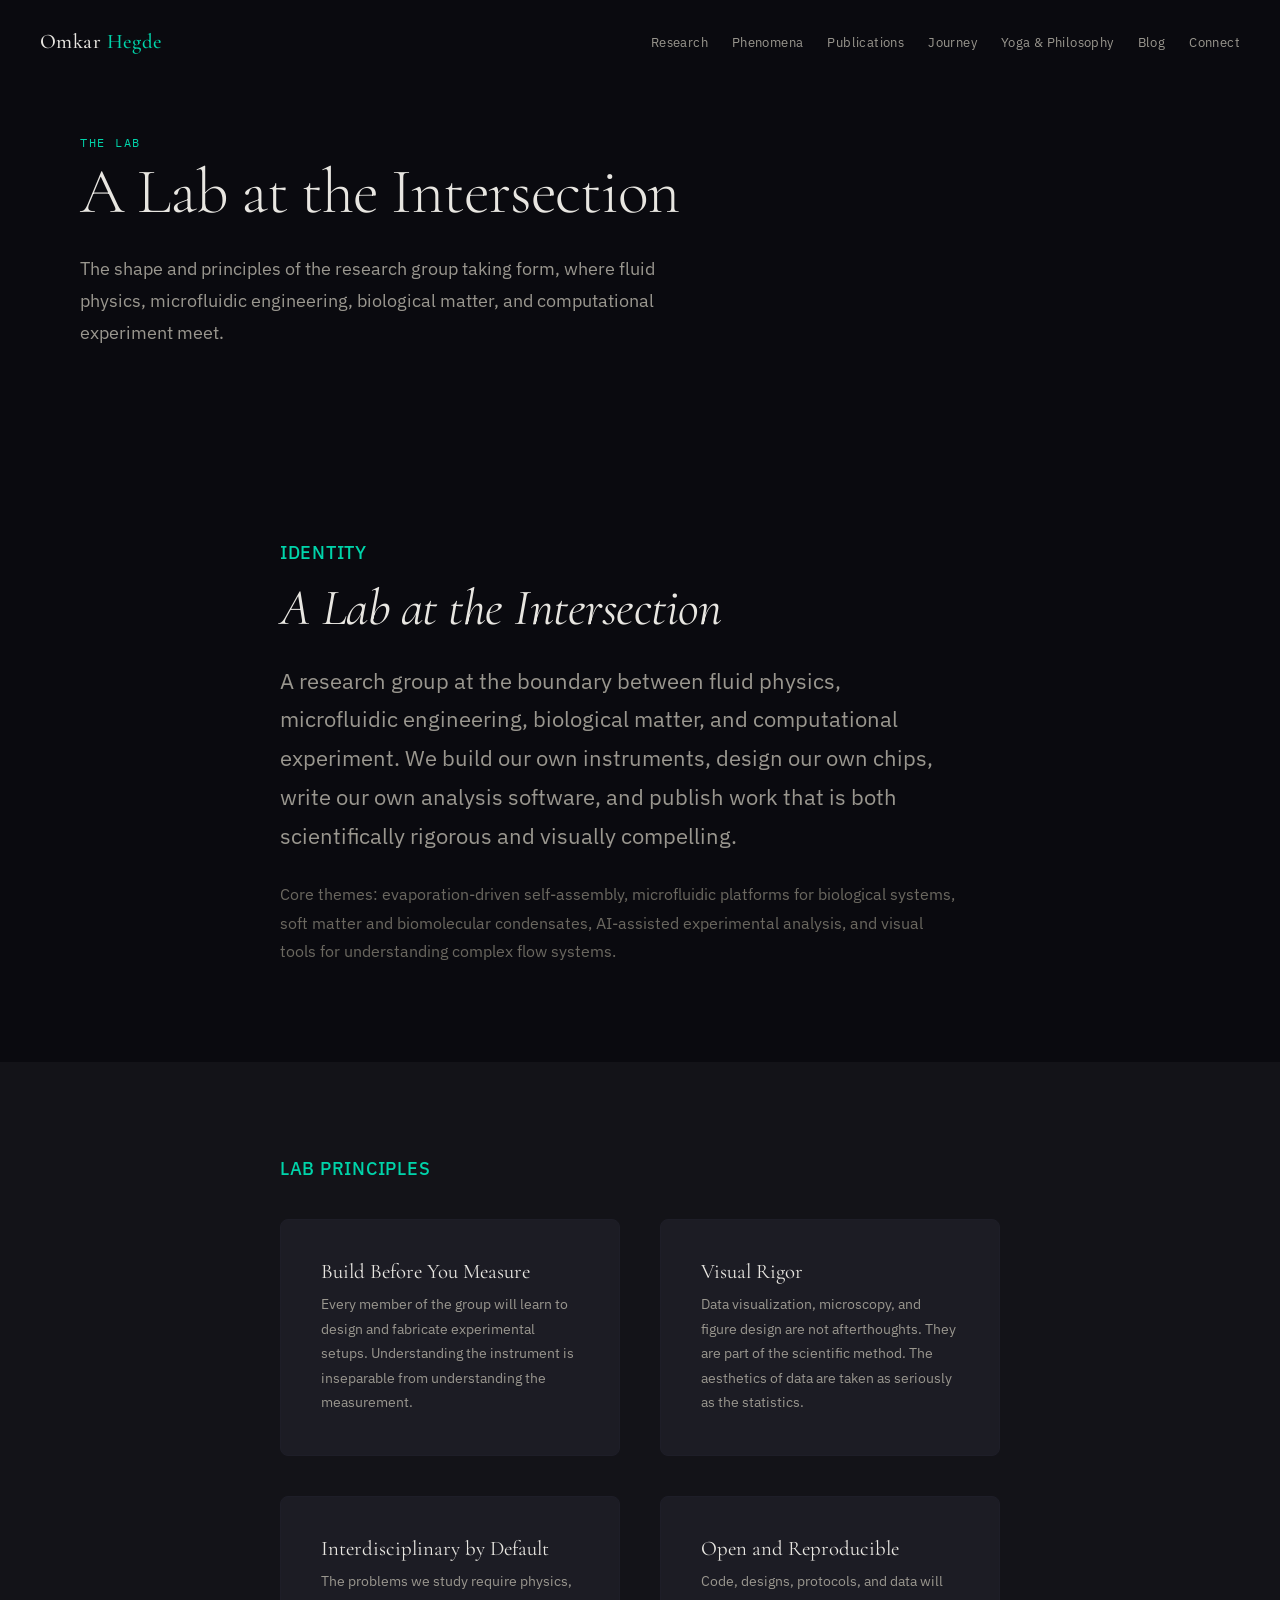
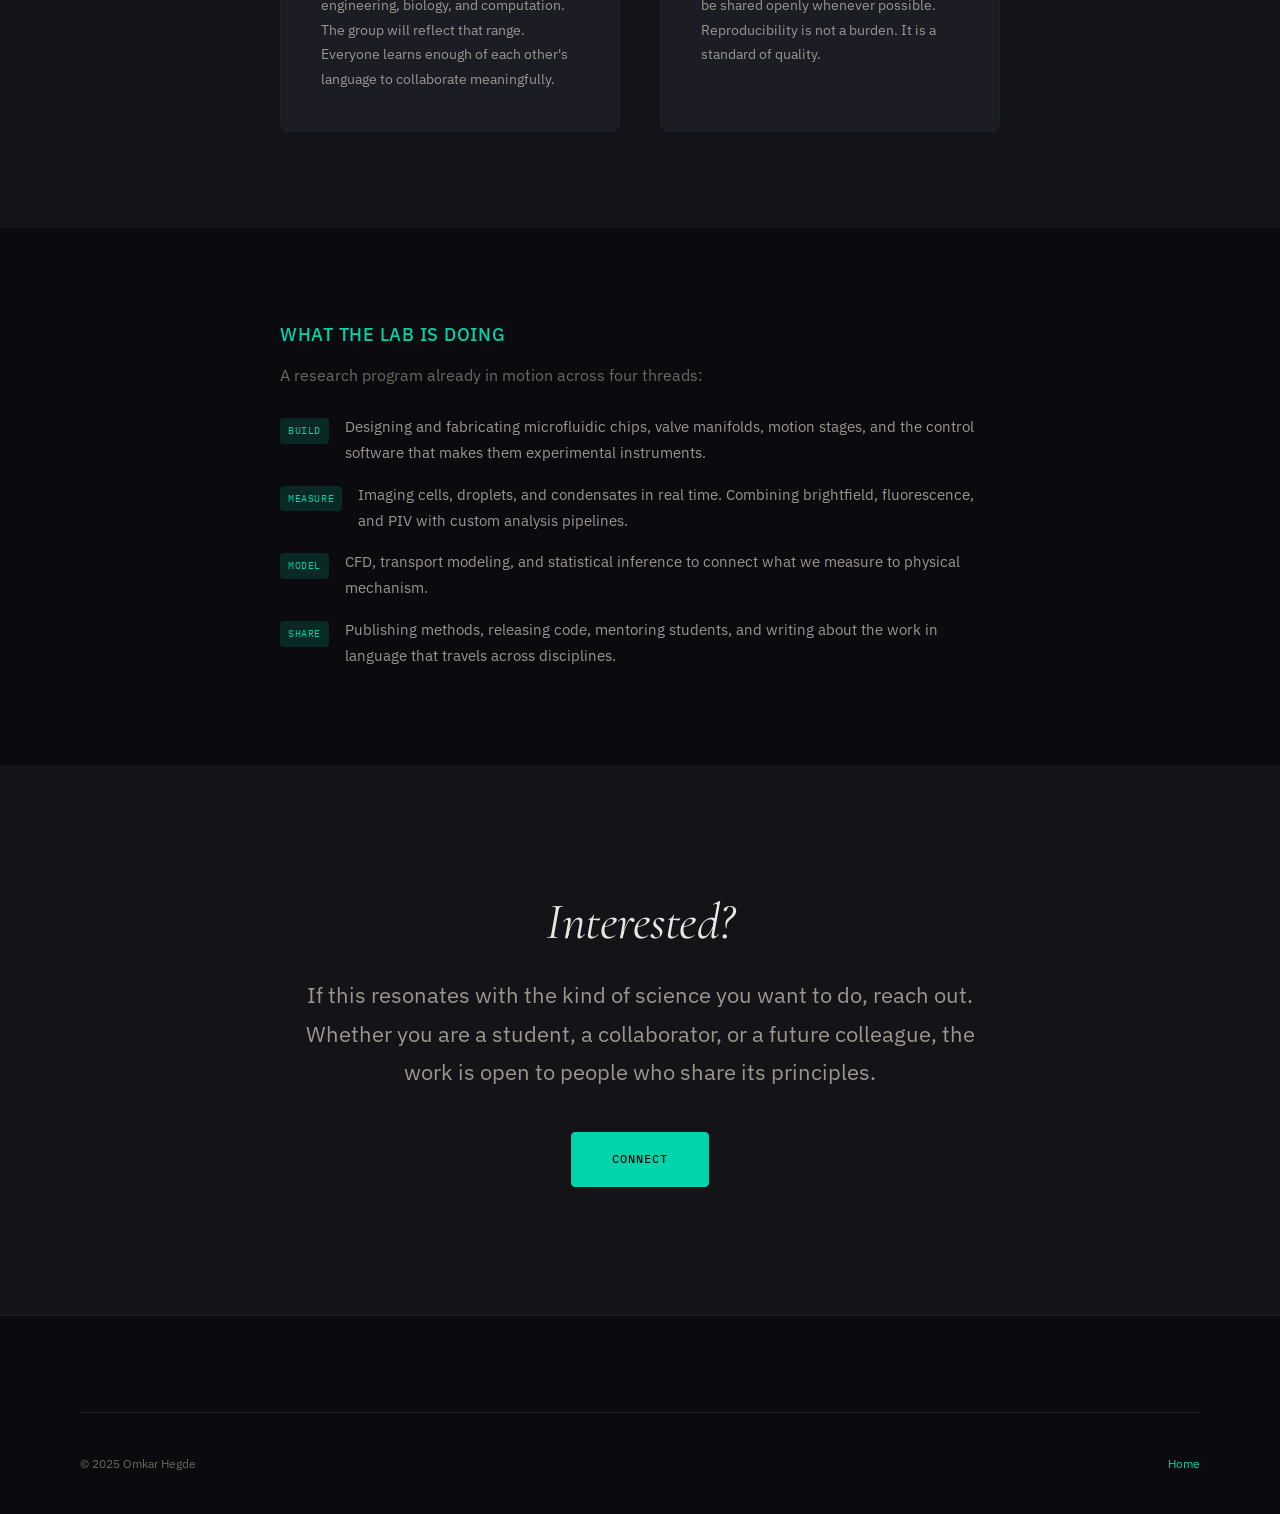
<file: lab.html>
<!DOCTYPE html>
<html lang="en">
<head>
  <meta charset="UTF-8">
  <meta name="viewport" content="width=device-width, initial-scale=1.0">
  <title>The Lab — Omkar Hegde</title>
  <link rel="stylesheet" href="css/styles.css">
</head>
<body>

  <nav class="nav" role="navigation"><a href="index.html" class="nav__logo">Omkar <span>Hegde</span></a><ul class="nav__links"><li><a href="research.html">Research</a></li><li><a href="phenomena.html">Phenomena</a></li><li><a href="publications.html">Publications</a></li><li><a href="journey.html">Journey</a></li><li><a href="yoga.html">Yoga &amp; Philosophy</a></li><li><a href="blog.html">Blog</a></li><li><a href="contact.html">Connect</a></li></ul><button class="nav__toggle" aria-label="Open menu">&#9776;</button></nav>
  <div class="nav__mobile" role="dialog"><button class="nav__mobile-close">&times;</button><a href="index.html">Home</a><a href="research.html">Research</a><a href="phenomena.html">Phenomena</a><a href="publications.html">Publications</a><a href="journey.html">Journey</a><a href="yoga.html">Yoga</a><a href="blog.html">Blog</a><a href="contact.html">Connect</a></div>

  <section class="page-header section">
    <div class="container">
      <span class="page-header__pre reveal">The Lab</span>
      <h1 class="page-header__title reveal">A Lab at the Intersection</h1>
      <p class="page-header__desc reveal">The shape and principles of the research group taking form, where fluid physics, microfluidic engineering, biological matter, and computational experiment meet.</p>
    </div>
  </section>

  <!-- Identity -->
  <section class="section--compact">
    <div class="container container--narrow">
      <div class="reveal">
        <h4>Identity</h4>
        <h2 class="mt-md" style="font-style:italic;">A Lab at the Intersection</h2>
        <p class="large-text mt-lg">
          A research group at the boundary between fluid physics, microfluidic engineering,
          biological matter, and computational experiment. We build our own instruments,
          design our own chips, write our own analysis software, and publish work that is
          both scientifically rigorous and visually compelling.
        </p>
        <p class="mt-lg" style="color:var(--text-muted);line-height:1.8;">
          Core themes: evaporation-driven self-assembly, microfluidic platforms for
          biological systems, soft matter and biomolecular condensates, AI-assisted
          experimental analysis, and visual tools for understanding complex flow systems.
        </p>
      </div>
    </div>
  </section>

  <!-- Principles -->
  <section class="section--compact" style="background:var(--surface);">
    <div class="container container--narrow">
      <div class="reveal">
        <h4>Lab Principles</h4>
        <div class="grid-2 mt-xl">
          <div class="card reveal">
            <h3 class="card__title">Build Before You Measure</h3>
            <p class="card__text">Every member of the group will learn to design and fabricate experimental setups. Understanding the instrument is inseparable from understanding the measurement.</p>
          </div>
          <div class="card reveal">
            <h3 class="card__title">Visual Rigor</h3>
            <p class="card__text">Data visualization, microscopy, and figure design are not afterthoughts. They are part of the scientific method. The aesthetics of data are taken as seriously as the statistics.</p>
          </div>
          <div class="card reveal">
            <h3 class="card__title">Interdisciplinary by Default</h3>
            <p class="card__text">The problems we study require physics, engineering, biology, and computation. The group will reflect that range. Everyone learns enough of each other's language to collaborate meaningfully.</p>
          </div>
          <div class="card reveal">
            <h3 class="card__title">Open and Reproducible</h3>
            <p class="card__text">Code, designs, protocols, and data will be shared openly whenever possible. Reproducibility is not a burden. It is a standard of quality.</p>
          </div>
        </div>
      </div>
    </div>
  </section>

  <!-- What the Lab Is Doing -->
  <section class="section--compact">
    <div class="container container--narrow">
      <div class="reveal">
        <h4>What the Lab Is Doing</h4>
        <p class="mt-md" style="color:var(--text-muted);line-height:1.8;">
          A research program already in motion across four threads:
        </p>
        <div style="margin-top:var(--space-lg);display:flex;flex-direction:column;gap:var(--space-md);">
          <div style="display:flex;align-items:flex-start;gap:var(--space-md);">
            <span class="tag" style="margin-top:4px;">Build</span>
            <span style="color:var(--text-secondary);font-size:0.95rem;line-height:1.7;">Designing and fabricating microfluidic chips, valve manifolds, motion stages, and the control software that makes them experimental instruments.</span>
          </div>
          <div style="display:flex;align-items:flex-start;gap:var(--space-md);">
            <span class="tag" style="margin-top:4px;">Measure</span>
            <span style="color:var(--text-secondary);font-size:0.95rem;line-height:1.7;">Imaging cells, droplets, and condensates in real time. Combining brightfield, fluorescence, and PIV with custom analysis pipelines.</span>
          </div>
          <div style="display:flex;align-items:flex-start;gap:var(--space-md);">
            <span class="tag" style="margin-top:4px;">Model</span>
            <span style="color:var(--text-secondary);font-size:0.95rem;line-height:1.7;">CFD, transport modeling, and statistical inference to connect what we measure to physical mechanism.</span>
          </div>
          <div style="display:flex;align-items:flex-start;gap:var(--space-md);">
            <span class="tag" style="margin-top:4px;">Share</span>
            <span style="color:var(--text-secondary);font-size:0.95rem;line-height:1.7;">Publishing methods, releasing code, mentoring students, and writing about the work in language that travels across disciplines.</span>
          </div>
        </div>
      </div>
    </div>
  </section>

  <!-- CTA -->
  <section class="section" style="background:var(--surface);">
    <div class="container container--narrow" style="text-align:center;">
      <div class="reveal">
        <h2 style="font-style:italic;">Interested?</h2>
        <p class="large-text mt-lg" style="margin-left:auto;margin-right:auto;">
          If this resonates with the kind of science you want to do, reach out.
          Whether you are a student, a collaborator, or a future colleague, the work is open
          to people who share its principles.
        </p>
        <a href="contact.html" class="btn btn--primary mt-xl">Connect</a>
      </div>
    </div>
  </section>

  <footer class="footer"><div class="container"><div class="footer__bottom"><span>&copy; 2025 Omkar Hegde</span><span><a href="index.html">Home</a></span></div></div></footer>

  <script src="js/app.js"></script>
</body>
</html>
</file>
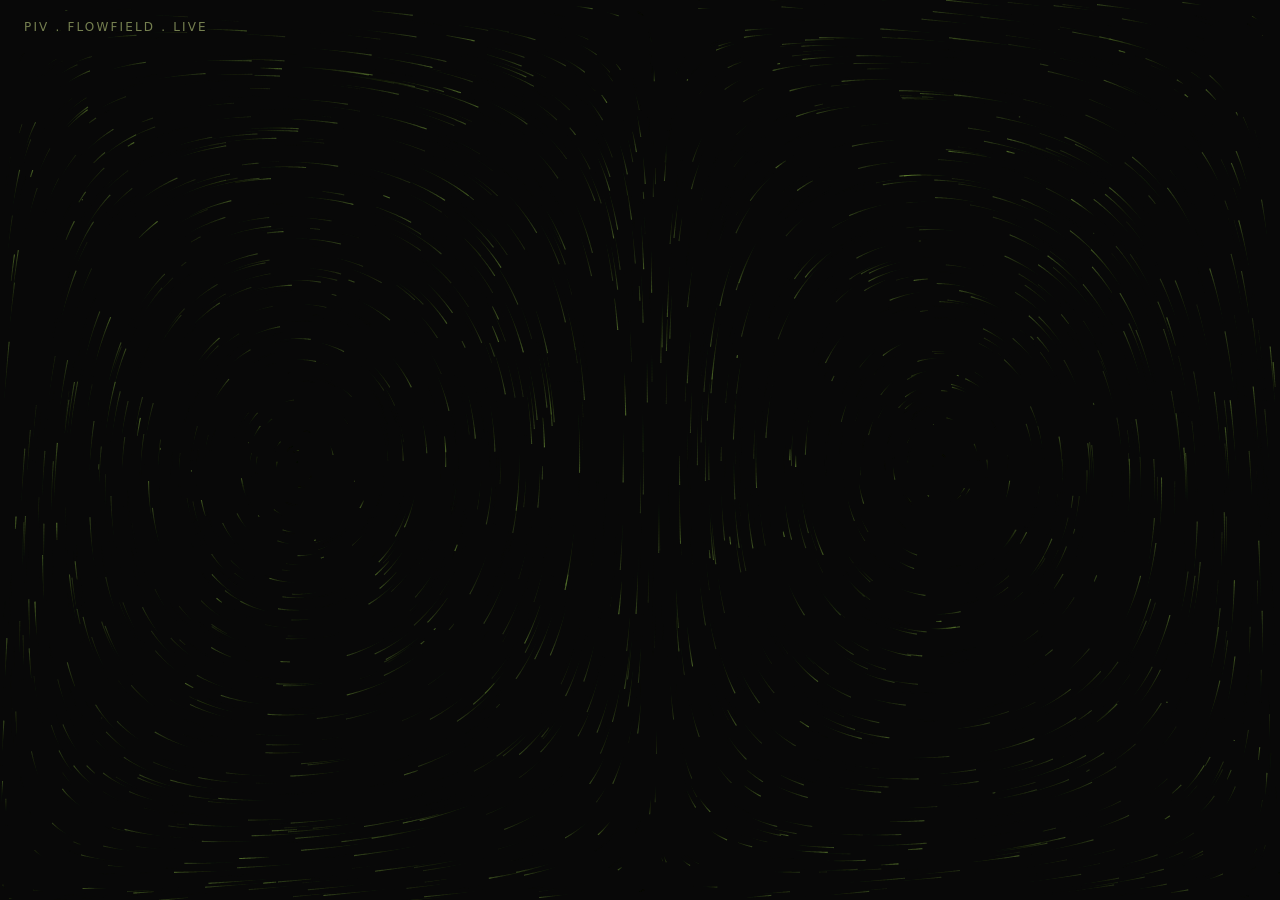
<file: piv-flowfield.html>
<!doctype html>
<html lang="en">
<head>
<meta charset="utf-8" />
<meta name="viewport" content="width=device-width,initial-scale=1" />
<title>PIV flowfield, animated</title>
<style>
  html, body {
    margin: 0;
    padding: 0;
    background: #0b0a08;
    color: #cfe28b;
    font-family: ui-sans-serif, system-ui, sans-serif;
    overflow: hidden;
    height: 100%;
  }
  .stage {
    position: relative;
    width: 100vw;
    height: 100vh;
  }
  canvas {
    display: block;
    width: 100%;
    height: 100%;
  }
  .label {
    position: absolute;
    top: 20px;
    left: 24px;
    font-size: 12px;
    letter-spacing: 0.18em;
    text-transform: uppercase;
    opacity: 0.55;
    pointer-events: none;
  }
</style>
</head>
<body>
<div class="stage">
  <canvas id="piv"></canvas>
  <div class="label">PIV . flowfield . live</div>
</div>

<script>
(() => {
  const canvas = document.getElementById('piv');
  const ctx = canvas.getContext('2d');

  // Tunables
  const PARTICLES = 1400;        // particle count
  const SPEED = 1.6;             // global speed multiplier
  const FADE = 0.06;             // trail fade per frame (lower = longer trails)
  const SHOW_VECTORS = true;     // draw faint static vector field underneath
  const VEC_SPACING = 36;        // px between drawn arrows
  const PARTICLE_LIFE = 180;     // frames before reseed
  const COLOR = [168, 224, 85];  // base green (rgb)

  let W = 0, H = 0, DPR = 1;
  let particles = [];

  // Analytic flow field: two horizontal vortex cells, gentle downward bias.
  // Matches the visual character of the source PIV (vortex-pair-like pattern).
  function field(x, y) {
    // x, y in [0, 1]
    const TAU = Math.PI * 2;
    const a = Math.sin(TAU * x) * Math.cos(Math.PI * y);
    const b = -Math.cos(TAU * x) * Math.sin(Math.PI * y);
    // Slight modulation so it does not feel perfectly periodic
    const swirl = 0.25 * Math.sin(Math.PI * (x + y));
    return {
      u: a + swirl * 0.3,
      v: b + 0.1 * Math.sin(TAU * x),
    };
  }

  function resize() {
    DPR = Math.min(window.devicePixelRatio || 1, 2);
    W = canvas.clientWidth;
    H = canvas.clientHeight;
    canvas.width = W * DPR;
    canvas.height = H * DPR;
    ctx.setTransform(DPR, 0, 0, DPR, 0, 0);
    // Solid fill on resize so first frames look right
    ctx.fillStyle = '#0b0a08';
    ctx.fillRect(0, 0, W, H);
  }

  function spawn(p) {
    p.x = Math.random() * W;
    p.y = Math.random() * H;
    p.life = Math.random() * PARTICLE_LIFE;
    p.maxLife = PARTICLE_LIFE * (0.6 + Math.random() * 0.8);
  }

  function init() {
    particles = new Array(PARTICLES);
    for (let i = 0; i < PARTICLES; i++) {
      particles[i] = {};
      spawn(particles[i]);
    }
  }

  function drawVectors() {
    if (!SHOW_VECTORS) return;
    ctx.save();
    ctx.strokeStyle = `rgba(${COLOR[0]},${COLOR[1]},${COLOR[2]},0.10)`;
    ctx.lineWidth = 1;
    for (let y = VEC_SPACING / 2; y < H; y += VEC_SPACING) {
      for (let x = VEC_SPACING / 2; x < W; x += VEC_SPACING) {
        const f = field(x / W, y / H);
        const len = VEC_SPACING * 0.45;
        const m = Math.hypot(f.u, f.v) || 1;
        const dx = (f.u / m) * len;
        const dy = (f.v / m) * len;
        ctx.beginPath();
        ctx.moveTo(x - dx * 0.5, y - dy * 0.5);
        ctx.lineTo(x + dx * 0.5, y + dy * 0.5);
        ctx.stroke();
        // arrowhead
        const ah = 3;
        const ang = Math.atan2(dy, dx);
        ctx.beginPath();
        ctx.moveTo(x + dx * 0.5, y + dy * 0.5);
        ctx.lineTo(
          x + dx * 0.5 - ah * Math.cos(ang - 0.4),
          y + dy * 0.5 - ah * Math.sin(ang - 0.4)
        );
        ctx.moveTo(x + dx * 0.5, y + dy * 0.5);
        ctx.lineTo(
          x + dx * 0.5 - ah * Math.cos(ang + 0.4),
          y + dy * 0.5 - ah * Math.sin(ang + 0.4)
        );
        ctx.stroke();
      }
    }
    ctx.restore();
  }

  let vectorLayerStamped = false;

  function frame() {
    // Trail fade: redraw faint background over previous frame
    ctx.fillStyle = `rgba(11,10,8,${FADE})`;
    ctx.fillRect(0, 0, W, H);

    // Repaint static vector layer occasionally so it does not get fully erased
    if (!vectorLayerStamped || Math.random() < 0.02) {
      drawVectors();
      vectorLayerStamped = true;
    }

    // Advect particles
    for (let i = 0; i < particles.length; i++) {
      const p = particles[i];
      const f = field(p.x / W, p.y / H);
      const nx = p.x + f.u * SPEED;
      const ny = p.y + f.v * SPEED;

      const a = Math.min(1, p.life / 20) * (1 - p.life / p.maxLife);
      ctx.strokeStyle = `rgba(${COLOR[0]},${COLOR[1]},${COLOR[2]},${0.55 * a})`;
      ctx.lineWidth = 1.1;
      ctx.beginPath();
      ctx.moveTo(p.x, p.y);
      ctx.lineTo(nx, ny);
      ctx.stroke();

      p.x = nx;
      p.y = ny;
      p.life += 1;

      if (
        p.life > p.maxLife ||
        p.x < -10 || p.x > W + 10 ||
        p.y < -10 || p.y > H + 10
      ) {
        spawn(p);
      }
    }

    requestAnimationFrame(frame);
  }

  window.addEventListener('resize', () => {
    resize();
    vectorLayerStamped = false;
  });
  resize();
  init();
  frame();
})();
</script>
</body>
</html>
</file>
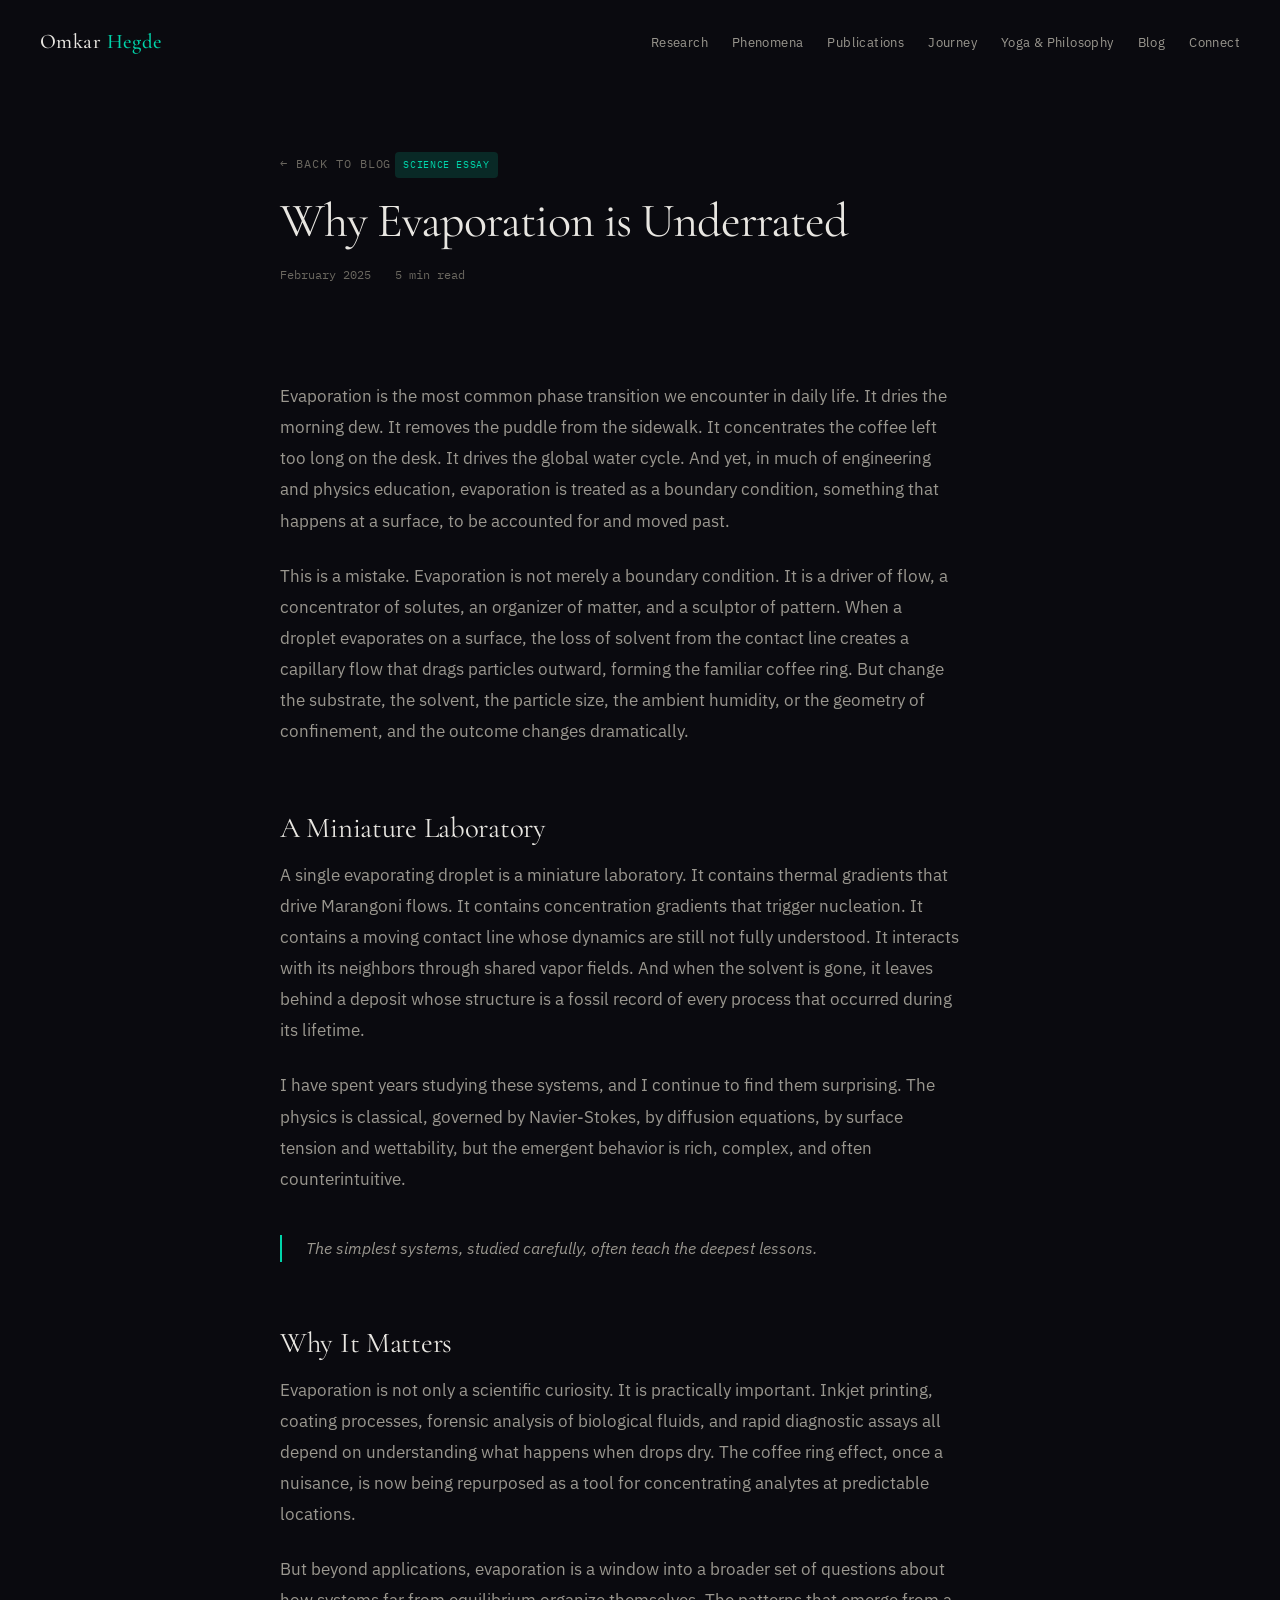
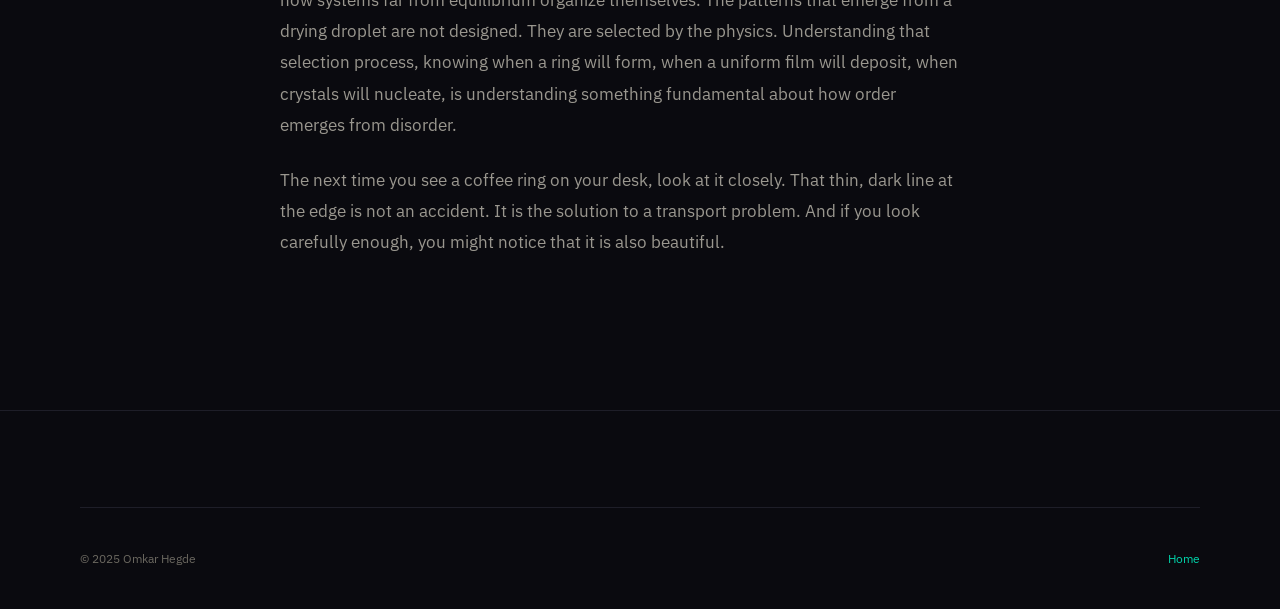
<file: post-template.html>
<!DOCTYPE html>
<html lang="en">
<head>
  <meta charset="UTF-8">
  <meta name="viewport" content="width=device-width, initial-scale=1.0">
  <title>Why Evaporation is Underrated — Omkar Hegde</title>
  <link rel="stylesheet" href="css/styles.css">
</head>
<body>

  <nav class="nav" role="navigation"><a href="index.html" class="nav__logo">Omkar <span>Hegde</span></a><ul class="nav__links"><li><a href="research.html">Research</a></li><li><a href="phenomena.html">Phenomena</a></li><li><a href="publications.html">Publications</a></li><li><a href="journey.html">Journey</a></li><li><a href="yoga.html">Yoga &amp; Philosophy</a></li><li><a href="blog.html">Blog</a></li><li><a href="contact.html">Connect</a></li></ul><button class="nav__toggle" aria-label="Open menu">&#9776;</button></nav>
  <div class="nav__mobile" role="dialog"><button class="nav__mobile-close">&times;</button><a href="index.html">Home</a><a href="research.html">Research</a><a href="phenomena.html">Phenomena</a><a href="publications.html">Publications</a><a href="journey.html">Journey</a><a href="yoga.html">Yoga</a><a href="blog.html">Blog</a><a href="contact.html">Connect</a></div>

  <article class="section">
    <div class="container post">
      <div class="reveal">
        <a href="blog.html" style="font-family:var(--font-mono);font-size:0.75rem;color:var(--text-muted);letter-spacing:0.08em;text-transform:uppercase;">&larr; Back to Blog</a>
        <span class="tag mt-lg" style="display:inline-block;">Science Essay</span>
        <h1 class="post__title mt-md">Why Evaporation is Underrated</h1>
        <div class="post__meta">
          <span>February 2025</span>
          <span>5 min read</span>
        </div>
      </div>

      <div class="post__body reveal">
        <p>
          Evaporation is the most common phase transition we encounter in daily life. It dries the
          morning dew. It removes the puddle from the sidewalk. It concentrates the coffee left too
          long on the desk. It drives the global water cycle. And yet, in much of engineering and
          physics education, evaporation is treated as a boundary condition, something that happens
          at a surface, to be accounted for and moved past.
        </p>

        <p>
          This is a mistake. Evaporation is not merely a boundary condition. It is a driver of flow,
          a concentrator of solutes, an organizer of matter, and a sculptor of pattern. When a
          droplet evaporates on a surface, the loss of solvent from the contact line creates a
          capillary flow that drags particles outward, forming the familiar coffee ring. But change
          the substrate, the solvent, the particle size, the ambient humidity, or the geometry of
          confinement, and the outcome changes dramatically.
        </p>

        <h2>A Miniature Laboratory</h2>

        <p>
          A single evaporating droplet is a miniature laboratory. It contains thermal gradients that
          drive Marangoni flows. It contains concentration gradients that trigger nucleation. It
          contains a moving contact line whose dynamics are still not fully understood. It interacts
          with its neighbors through shared vapor fields. And when the solvent is gone, it leaves
          behind a deposit whose structure is a fossil record of every process that occurred during
          its lifetime.
        </p>

        <p>
          I have spent years studying these systems, and I continue to find them surprising. The
          physics is classical, governed by Navier-Stokes, by diffusion equations, by surface
          tension and wettability, but the emergent behavior is rich, complex, and often counterintuitive.
        </p>

        <blockquote>
          The simplest systems, studied carefully, often teach the deepest lessons.
        </blockquote>

        <h2>Why It Matters</h2>

        <p>
          Evaporation is not only a scientific curiosity. It is practically important. Inkjet
          printing, coating processes, forensic analysis of biological fluids, and rapid diagnostic
          assays all depend on understanding what happens when drops dry. The coffee ring effect,
          once a nuisance, is now being repurposed as a tool for concentrating analytes at
          predictable locations.
        </p>

        <p>
          But beyond applications, evaporation is a window into a broader set of questions about
          how systems far from equilibrium organize themselves. The patterns that emerge from a
          drying droplet are not designed. They are selected by the physics. Understanding that
          selection process, knowing when a ring will form, when a uniform film will deposit, when
          crystals will nucleate, is understanding something fundamental about how order emerges
          from disorder.
        </p>

        <p>
          The next time you see a coffee ring on your desk, look at it closely. That thin, dark
          line at the edge is not an accident. It is the solution to a transport problem. And if
          you look carefully enough, you might notice that it is also beautiful.
        </p>
      </div>
    </div>
  </article>

  <footer class="footer"><div class="container"><div class="footer__bottom"><span>&copy; 2025 Omkar Hegde</span><span><a href="index.html">Home</a></span></div></div></footer>

  <script src="js/app.js"></script>
</body>
</html>
</file>
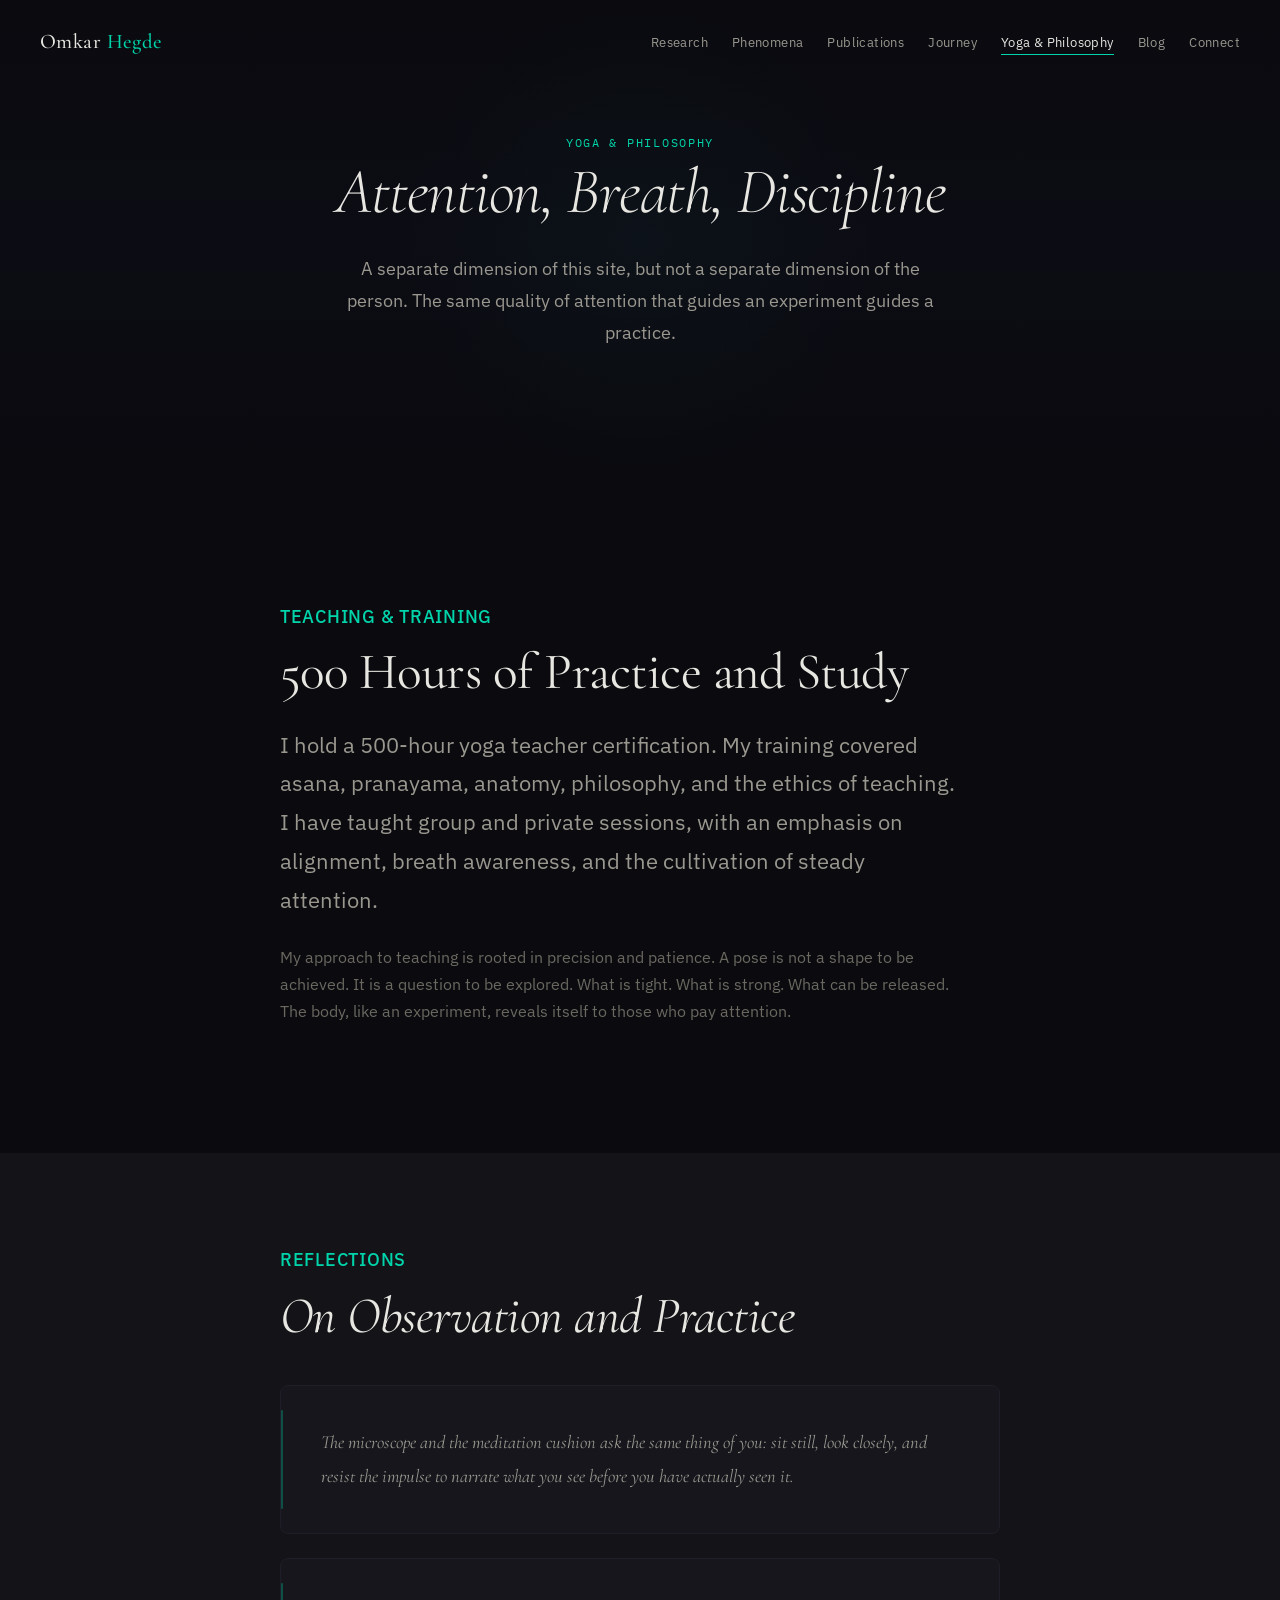
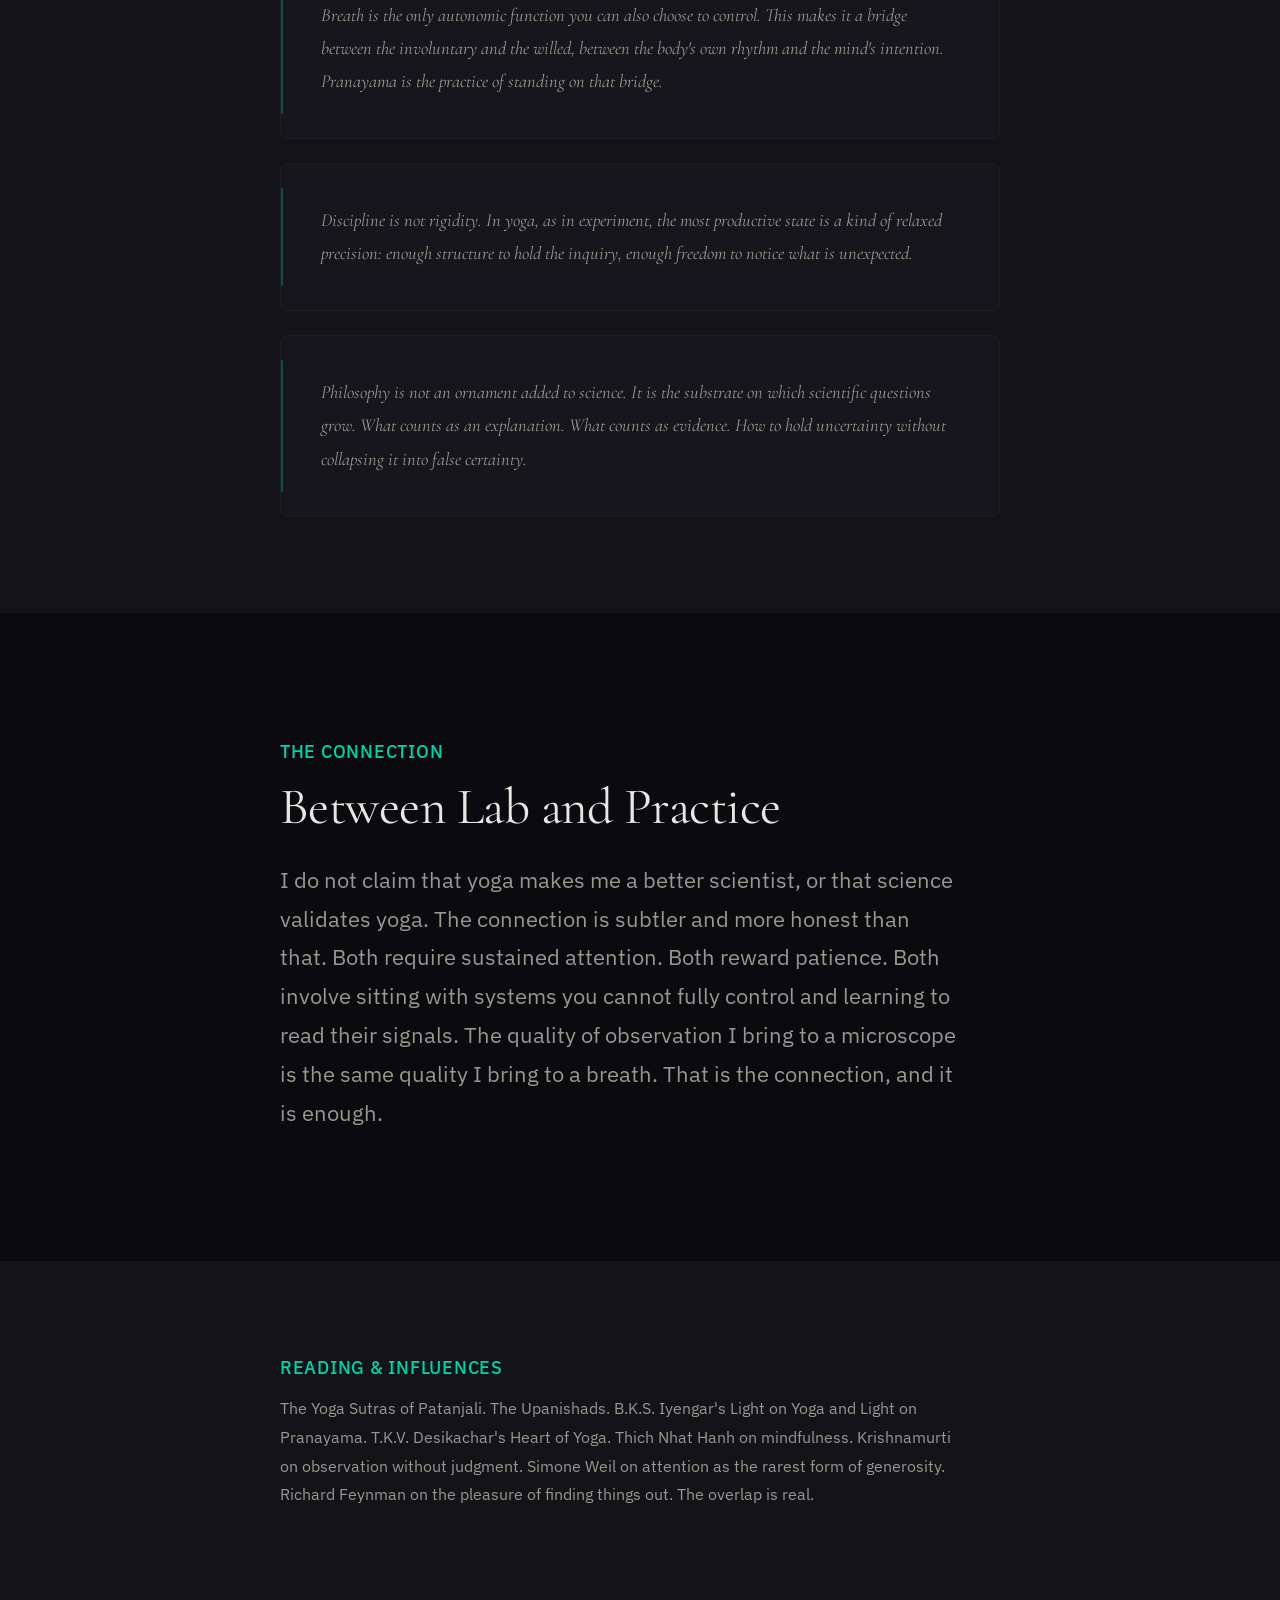
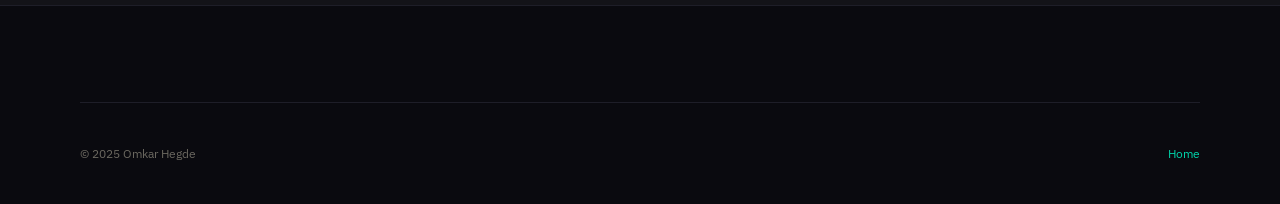
<file: yoga.html>
<!DOCTYPE html>
<html lang="en">
<head>
  <meta charset="UTF-8">
  <meta name="viewport" content="width=device-width, initial-scale=1.0">
  <title>Yoga &amp; Philosophy — Omkar Hegde</title>
  <link rel="stylesheet" href="css/styles.css">
  <style>
    .yoga-hero {
      padding: var(--space-4xl) 0;
      background: linear-gradient(180deg, var(--void) 0%, #0c0c14 50%, var(--void) 100%);
      position: relative;
      overflow: hidden;
    }
    .yoga-hero::before {
      content: '';
      position: absolute;
      top: 50%;
      left: 50%;
      width: 500px;
      height: 500px;
      background: radial-gradient(circle, rgba(0,212,170,0.03) 0%, transparent 70%);
      transform: translate(-50%, -50%);
      pointer-events: none;
    }
    .reflection-card {
      background: rgba(28, 28, 36, 0.4);
      border: 1px solid var(--border-subtle);
      border-radius: var(--radius-md);
      padding: var(--space-xl) var(--space-xl) var(--space-xl) var(--space-xl);
      position: relative;
    }
    .reflection-card::before {
      content: '';
      position: absolute;
      left: 0;
      top: var(--space-lg);
      bottom: var(--space-lg);
      width: 2px;
      background: var(--accent);
      opacity: 0.3;
      border-radius: 1px;
    }
    .reflection-card p {
      font-family: var(--font-heading);
      font-size: 1.15rem;
      font-style: italic;
      color: var(--text-secondary);
      line-height: 1.8;
    }
  </style>
</head>
<body>

  <nav class="nav" role="navigation"><a href="index.html" class="nav__logo">Omkar <span>Hegde</span></a><ul class="nav__links"><li><a href="research.html">Research</a></li><li><a href="phenomena.html">Phenomena</a></li><li><a href="publications.html">Publications</a></li><li><a href="journey.html">Journey</a></li><li><a href="yoga.html" class="active">Yoga &amp; Philosophy</a></li><li><a href="blog.html">Blog</a></li><li><a href="contact.html">Connect</a></li></ul><button class="nav__toggle" aria-label="Open menu">&#9776;</button></nav>
  <div class="nav__mobile" role="dialog"><button class="nav__mobile-close">&times;</button><a href="index.html">Home</a><a href="research.html">Research</a><a href="phenomena.html">Phenomena</a><a href="publications.html">Publications</a><a href="journey.html">Journey</a><a href="yoga.html">Yoga</a><a href="blog.html">Blog</a><a href="contact.html">Connect</a></div>

  <div class="yoga-hero">
    <div class="container container--narrow" style="text-align:center;">
      <span class="page-header__pre reveal">Yoga &amp; Philosophy</span>
      <h1 class="page-header__title reveal" style="font-style:italic;">Attention, Breath, Discipline</h1>
      <p class="page-header__desc reveal" style="margin-left:auto;margin-right:auto;text-align:center;">
        A separate dimension of this site, but not a separate dimension of the person.
        The same quality of attention that guides an experiment guides a practice.
      </p>
    </div>
  </div>

  <!-- Teaching Background -->
  <section class="section">
    <div class="container container--narrow">
      <div class="reveal">
        <h4>Teaching &amp; Training</h4>
        <h2 class="mt-md">500 Hours of Practice and Study</h2>
        <p class="large-text mt-lg">
          I hold a 500-hour yoga teacher certification. My training covered asana, pranayama,
          anatomy, philosophy, and the ethics of teaching. I have taught group and private sessions,
          with an emphasis on alignment, breath awareness, and the cultivation of steady attention.
        </p>
        <p class="mt-lg" style="color:var(--text-muted);">
          My approach to teaching is rooted in precision and patience. A pose is not a shape to be
          achieved. It is a question to be explored. What is tight. What is strong. What can be
          released. The body, like an experiment, reveals itself to those who pay attention.
        </p>
      </div>
    </div>
  </section>

  <!-- Reflections -->
  <section class="section--compact" style="background:var(--surface);">
    <div class="container container--narrow">
      <div class="reveal">
        <h4>Reflections</h4>
        <h2 class="mt-md" style="font-style:italic;">On Observation and Practice</h2>
      </div>
      <div style="margin-top:var(--space-xl);display:flex;flex-direction:column;gap:var(--space-lg);">
        <div class="reflection-card reveal">
          <p>The microscope and the meditation cushion ask the same thing of you: sit still, look closely, and resist the impulse to narrate what you see before you have actually seen it.</p>
        </div>
        <div class="reflection-card reveal">
          <p>Breath is the only autonomic function you can also choose to control. This makes it a bridge between the involuntary and the willed, between the body's own rhythm and the mind's intention. Pranayama is the practice of standing on that bridge.</p>
        </div>
        <div class="reflection-card reveal">
          <p>Discipline is not rigidity. In yoga, as in experiment, the most productive state is a kind of relaxed precision: enough structure to hold the inquiry, enough freedom to notice what is unexpected.</p>
        </div>
        <div class="reflection-card reveal">
          <p>Philosophy is not an ornament added to science. It is the substrate on which scientific questions grow. What counts as an explanation. What counts as evidence. How to hold uncertainty without collapsing it into false certainty.</p>
        </div>
      </div>
    </div>
  </section>

  <!-- The Connection -->
  <section class="section">
    <div class="container container--narrow">
      <div class="reveal">
        <h4>The Connection</h4>
        <h2 class="mt-md">Between Lab and Practice</h2>
        <p class="large-text mt-lg">
          I do not claim that yoga makes me a better scientist, or that science validates yoga. The
          connection is subtler and more honest than that. Both require sustained attention. Both
          reward patience. Both involve sitting with systems you cannot fully control and learning
          to read their signals. The quality of observation I bring to a microscope is the same
          quality I bring to a breath. That is the connection, and it is enough.
        </p>
      </div>
    </div>
  </section>

  <!-- Reading & Influences -->
  <section class="section--compact" style="background:var(--surface);">
    <div class="container container--narrow">
      <div class="reveal">
        <h4>Reading &amp; Influences</h4>
        <p class="mt-md" style="color:var(--text-secondary);line-height:1.8;">
          The Yoga Sutras of Patanjali. The Upanishads. B.K.S. Iyengar's Light on Yoga and Light
          on Pranayama. T.K.V. Desikachar's Heart of Yoga. Thich Nhat Hanh on mindfulness.
          Krishnamurti on observation without judgment. Simone Weil on attention as the rarest
          form of generosity. Richard Feynman on the pleasure of finding things out. The overlap
          is real.
        </p>
      </div>
    </div>
  </section>

  <footer class="footer"><div class="container"><div class="footer__bottom"><span>&copy; 2025 Omkar Hegde</span><span><a href="index.html">Home</a></span></div></div></footer>

  <script src="js/app.js"></script>
</body>
</html>
</file>
<file: css/styles.css>
/* ============================================
   OMKAR HEGDE — Personal Scientific Profile
   Design System & Core Styles
   ============================================ */

@import url('https://fonts.googleapis.com/css2?family=Cormorant+Garamond:ital,wght@0,300;0,400;0,500;0,600;0,700;1,300;1,400;1,500&family=IBM+Plex+Sans:ital,wght@0,300;0,400;0,500;0,600;1,300;1,400&family=IBM+Plex+Mono:wght@300;400;500&display=swap');

/* --- Custom Properties --- */
:root {
  --void: #0a0a0f;
  --surface: #131318;
  --card: #1c1c24;
  --card-hover: #22222e;
  --border: #2a2a36;
  --border-subtle: #1e1e28;
  --text: #e8e6e1;
  --text-secondary: #9a978f;
  --text-muted: #6b6860;
  --accent: #00d4aa;
  --accent-dim: rgba(0, 212, 170, 0.15);
  --accent-glow: rgba(0, 212, 170, 0.08);
  --blue: #0ea5e9;
  --blue-dim: rgba(14, 165, 233, 0.12);
  --warm: #f5c542;

  --font-heading: 'Cormorant Garamond', Georgia, serif;
  --font-body: 'IBM Plex Sans', -apple-system, sans-serif;
  --font-mono: 'IBM Plex Mono', monospace;

  --space-xs: 4px;
  --space-sm: 8px;
  --space-md: 16px;
  --space-lg: 24px;
  --space-xl: 40px;
  --space-2xl: 64px;
  --space-3xl: 96px;
  --space-4xl: 128px;

  --radius-sm: 4px;
  --radius-md: 8px;
  --radius-lg: 16px;

  --transition: 0.4s cubic-bezier(0.25, 0.46, 0.45, 0.94);
  --transition-slow: 0.7s cubic-bezier(0.25, 0.46, 0.45, 0.94);

  --max-width: 1200px;
  --max-width-narrow: 800px;
}

/* --- Reset & Base --- */
*, *::before, *::after {
  box-sizing: border-box;
  margin: 0;
  padding: 0;
}

html {
  scroll-behavior: smooth;
  font-size: 16px;
  -webkit-font-smoothing: antialiased;
  -moz-osx-font-smoothing: grayscale;
}

body {
  font-family: var(--font-body);
  font-weight: 400;
  color: var(--text);
  background-color: var(--void);
  line-height: 1.7;
  overflow-x: hidden;
}

img, video {
  max-width: 100%;
  display: block;
}

a {
  color: var(--accent);
  text-decoration: none;
  transition: color var(--transition);
}

a:hover {
  color: var(--text);
}

::selection {
  background: var(--accent);
  color: var(--void);
}

/* --- Typography --- */
h1, h2, h3, h4, h5 {
  font-family: var(--font-heading);
  font-weight: 400;
  line-height: 1.15;
  color: var(--text);
}

h1 {
  font-size: clamp(2.8rem, 6vw, 5.5rem);
  letter-spacing: -0.02em;
}

h2 {
  font-size: clamp(2rem, 4vw, 3.2rem);
  letter-spacing: -0.01em;
}

h3 {
  font-size: clamp(1.4rem, 2.5vw, 1.8rem);
}

h4 {
  font-size: 1.15rem;
  font-family: var(--font-body);
  font-weight: 500;
  letter-spacing: 0.04em;
  text-transform: uppercase;
  color: var(--accent);
}

p {
  max-width: 680px;
  color: var(--text-secondary);
}

.label {
  font-family: var(--font-mono);
  font-size: 0.72rem;
  font-weight: 500;
  letter-spacing: 0.12em;
  text-transform: uppercase;
  color: var(--accent);
}

.large-text {
  font-size: clamp(1.15rem, 1.8vw, 1.35rem);
  line-height: 1.8;
}

/* --- Layout --- */
.container {
  max-width: var(--max-width);
  margin: 0 auto;
  padding: 0 var(--space-xl);
}

.container--narrow {
  max-width: var(--max-width-narrow);
}

.section {
  padding: var(--space-4xl) 0;
  position: relative;
}

.section--compact {
  padding: var(--space-3xl) 0;
}

.section-divider {
  width: 60px;
  height: 1px;
  background: var(--accent);
  margin: var(--space-lg) 0;
  opacity: 0.5;
}

.grid-2 {
  display: grid;
  grid-template-columns: repeat(2, 1fr);
  gap: var(--space-xl);
}

.grid-3 {
  display: grid;
  grid-template-columns: repeat(3, 1fr);
  gap: var(--space-xl);
}

.grid-4 {
  display: grid;
  grid-template-columns: repeat(4, 1fr);
  gap: var(--space-lg);
}

/* --- Navigation --- */
.nav {
  position: fixed;
  top: 0;
  left: 0;
  right: 0;
  z-index: 1000;
  padding: var(--space-lg) var(--space-xl);
  display: flex;
  align-items: center;
  justify-content: space-between;
  transition: background var(--transition), padding var(--transition);
}

.nav--scrolled {
  background: rgba(10, 10, 15, 0.92);
  backdrop-filter: blur(20px);
  -webkit-backdrop-filter: blur(20px);
  padding: var(--space-md) var(--space-xl);
  border-bottom: 1px solid var(--border-subtle);
}

.nav__logo {
  font-family: var(--font-heading);
  font-size: 1.3rem;
  font-weight: 500;
  color: var(--text);
  letter-spacing: 0.02em;
}

.nav__logo span {
  color: var(--accent);
}

.nav__links {
  display: flex;
  gap: var(--space-lg);
  list-style: none;
}

.nav__links a {
  font-size: 0.82rem;
  font-weight: 400;
  color: var(--text-secondary);
  letter-spacing: 0.03em;
  transition: color var(--transition);
  position: relative;
}

.nav__links a:hover,
.nav__links a.active {
  color: var(--text);
}

.nav__links a::after {
  content: '';
  position: absolute;
  bottom: -4px;
  left: 0;
  width: 0;
  height: 1px;
  background: var(--accent);
  transition: width var(--transition);
}

.nav__links a:hover::after,
.nav__links a.active::after {
  width: 100%;
}

.nav__toggle {
  display: none;
  background: none;
  border: none;
  color: var(--text);
  font-size: 1.5rem;
  cursor: pointer;
}

/* Mobile nav */
.nav__mobile {
  display: none;
  position: fixed;
  top: 0;
  left: 0;
  right: 0;
  bottom: 0;
  background: rgba(10, 10, 15, 0.98);
  backdrop-filter: blur(30px);
  z-index: 999;
  flex-direction: column;
  align-items: center;
  justify-content: center;
  gap: var(--space-xl);
}

.nav__mobile.open {
  display: flex;
}

.nav__mobile a {
  font-family: var(--font-heading);
  font-size: 1.8rem;
  color: var(--text-secondary);
  transition: color var(--transition);
}

.nav__mobile a:hover {
  color: var(--accent);
}

.nav__mobile-close {
  position: absolute;
  top: var(--space-lg);
  right: var(--space-xl);
  background: none;
  border: none;
  color: var(--text);
  font-size: 1.8rem;
  cursor: pointer;
}

/* --- Hero --- */
.hero {
  position: relative;
  height: 100vh;
  min-height: 700px;
  display: flex;
  align-items: center;
  justify-content: center;
  overflow: hidden;
}

/* Video layer */
.hero__video-wrap {
  position: absolute;
  inset: 0;
  z-index: 0;
}

.hero__video-wrap video,
.hero__video-wrap .hero__fallback {
  width: 100%;
  height: 100%;
  object-fit: cover;
}

.hero__video {
  position: absolute;
  inset: 0;
  width: 100%;
  height: 100%;
  object-fit: cover;
  opacity: 0;
  transition: opacity 2s ease-in-out;
  z-index: 0;
}

.hero__video.active {
  opacity: 1;
  z-index: 1;
}

.hero__fallback {
  background: linear-gradient(135deg, #0a0a0f 0%, #0e1118 50%, #0a0a0f 100%);
}

/* Heavy dark overlay so text is always readable */
.hero__overlay {
  position: absolute;
  inset: 0;
  z-index: 2;
  background: linear-gradient(
    180deg,
    rgba(10, 10, 15, 0.6) 0%,
    rgba(10, 10, 15, 0.72) 40%,
    rgba(10, 10, 15, 0.88) 100%
  );
}

/* Subtle vignette */
.hero::after {
  content: '';
  position: absolute;
  inset: 0;
  z-index: 2;
  background: radial-gradient(ellipse at 50% 50%, transparent 30%, rgba(10,10,15,0.4) 100%);
  pointer-events: none;
}

/* Flow canvas sits above video, below overlay content */
.hero__video-wrap .flow-canvas {
  z-index: 1;
  opacity: 0.35;
}

/* Old dot indicators: hide them, we use the new np-dots instead */
.hero__video-indicators {
  display: none;
}

/* ---- Split layout: portrait left, text right ---- */
.hero__split {
  position: relative;
  z-index: 3;
  display: flex;
  align-items: center;
  gap: clamp(48px, 5vw, 80px);
  max-width: 1280px;
  width: 100%;
  padding: 0 clamp(24px, 4vw, 60px);
  margin: 0 auto;
}

/* PORTRAIT: large, dominant */
.hero__portrait-wrap {
  position: relative;
  flex-shrink: 0;
  width: clamp(300px, 32vw, 460px);
}

.hero__portrait {
  width: 100%;
  height: auto;
  max-height: 580px;
  object-fit: cover;
  object-position: center 20%;
  border-radius: 12px;
  position: relative;
  z-index: 2;
  box-shadow:
    0 0 60px rgba(0, 212, 170, 0.08),
    0 24px 80px rgba(0, 0, 0, 0.6);
  border: 1.5px solid rgba(0, 212, 170, 0.18);
  opacity: 0;
  transform: scale(0.3);
  animation: portraitZoom 1.2s 0.3s cubic-bezier(0.16, 1, 0.3, 1) forwards;
}

.hero__portrait-glow {
  position: absolute;
  inset: -30px;
  border-radius: 20px;
  background: radial-gradient(ellipse at center, rgba(0,212,170,0.1) 0%, transparent 65%);
  z-index: 1;
  filter: blur(25px);
  opacity: 0;
  animation: glowFadeIn 2s 0.8s ease-out forwards;
}

@keyframes portraitZoom {
  0% { opacity: 0; transform: scale(0.3); filter: blur(10px); }
  50% { opacity: 1; filter: blur(2px); }
  100% { opacity: 1; transform: scale(1); filter: blur(0); }
}

@keyframes glowFadeIn {
  to { opacity: 1; }
}

/* TEXT side */
.hero__text {
  text-align: left;
  flex: 1;
  min-width: 0;
}

.hero__text .hero__pre {
  opacity: 0;
  transform: translateY(20px);
  animation: fadeUp 0.8s 0.6s forwards;
}

.hero__text .hero__title {
  opacity: 0;
  transform: translateY(30px);
  animation: fadeUp 1s 0.8s forwards;
}

.hero__text .hero__sub {
  opacity: 0;
  transform: translateY(20px);
  animation: fadeUp 0.8s 1.0s forwards;
}

.hero__text .hero__typing {
  opacity: 0;
  animation: fadeUp 0.8s 1.1s forwards;
}

.hero__text .hero__cta {
  opacity: 0;
  transform: translateY(20px);
  animation: fadeUp 0.8s 1.3s forwards;
}

.hero__text .hero__now-playing {
  opacity: 0;
  animation: fadeUp 0.8s 1.5s forwards;
}

/* --- Now Playing --- */
.hero__now-playing {
  margin-top: 32px;
}

.hero__np-label {
  font-family: var(--font-mono);
  font-size: 0.7rem;
  letter-spacing: 0.1em;
  text-transform: uppercase;
  color: var(--text-muted);
}

.hero__np-name {
  font-family: var(--font-mono);
  font-size: 0.75rem;
  letter-spacing: 0.06em;
  color: var(--accent);
  margin-left: 8px;
  transition: opacity 0.4s ease;
}

.hero__np-dots {
  display: flex;
  gap: 8px;
  margin-top: 12px;
}

.hero__np-dot {
  width: 8px;
  height: 8px;
  border-radius: 50%;
  background: rgba(255, 255, 255, 0.18);
  cursor: pointer;
  transition: all 0.5s ease;
}

.hero__np-dot.active {
  width: 28px;
  border-radius: 4px;
  background: var(--accent);
  box-shadow: 0 0 10px rgba(0, 212, 170, 0.4);
}

/* --- Typing Effect --- */
.hero__typing {
  font-size: clamp(0.92rem, 1.2vw, 1.05rem);
  color: var(--accent);
  min-height: 1.6em;
  margin-bottom: var(--space-lg);
  font-style: italic;
}

.hero__typing::after {
  content: '|';
  color: var(--accent);
  animation: blink 0.8s step-end infinite;
  margin-left: 2px;
}

@keyframes blink {
  50% { opacity: 0; }
}

/* --- Responsive --- */
@media (max-width: 900px) {
  .hero__split {
    flex-direction: column;
    text-align: center;
    gap: var(--space-xl);
    padding-top: 100px;
  }
  .hero__portrait-wrap {
    width: clamp(220px, 50vw, 300px);
  }
  .hero__text {
    text-align: center;
  }
  .hero__text .hero__sub {
    margin-left: auto;
    margin-right: auto;
  }
  .hero__np-dots {
    justify-content: center;
  }
  .hero__now-playing {
    text-align: center;
  }
}

.hero__portrait[src=""] {
  display: none;
}


.hero__pre {
  font-family: var(--font-mono);
  font-size: 0.75rem;
  letter-spacing: 0.2em;
  text-transform: uppercase;
  color: var(--accent);
  margin-bottom: var(--space-lg);
  opacity: 0;
  transform: translateY(20px);
  animation: fadeUp 0.8s 0.2s forwards;
}

.hero__title {
  font-size: clamp(3rem, 7vw, 6rem);
  font-weight: 300;
  line-height: 1.05;
  margin-bottom: var(--space-lg);
  opacity: 0;
  transform: translateY(30px);
  animation: fadeUp 1s 0.4s forwards;
}

.hero__title em {
  font-style: italic;
  color: var(--accent);
}

.hero__sub {
  font-size: clamp(1rem, 1.5vw, 1.15rem);
  color: var(--text-secondary);
  max-width: 600px;
  margin: 0 auto var(--space-xl);
  line-height: 1.8;
  opacity: 0;
  transform: translateY(20px);
  animation: fadeUp 0.8s 0.6s forwards;
}

.hero__cta {
  display: inline-flex;
  align-items: center;
  gap: var(--space-sm);
  font-family: var(--font-mono);
  font-size: 0.78rem;
  letter-spacing: 0.1em;
  text-transform: uppercase;
  color: var(--accent);
  border: 1px solid rgba(0, 212, 170, 0.3);
  padding: var(--space-md) var(--space-xl);
  border-radius: var(--radius-sm);
  transition: all var(--transition);
  opacity: 0;
  transform: translateY(20px);
  animation: fadeUp 0.8s 0.8s forwards;
}

.hero__cta:hover {
  background: var(--accent-dim);
  border-color: var(--accent);
  color: var(--accent);
}

.hero__scroll {
  position: absolute;
  bottom: var(--space-xl);
  left: 50%;
  transform: translateX(-50%);
  z-index: 2;
  display: flex;
  flex-direction: column;
  align-items: center;
  gap: var(--space-sm);
  opacity: 0;
  animation: fadeUp 0.8s 1.2s forwards;
}

.hero__scroll span {
  font-family: var(--font-mono);
  font-size: 0.65rem;
  letter-spacing: 0.15em;
  text-transform: uppercase;
  color: var(--text-muted);
}

.hero__scroll-line {
  width: 1px;
  height: 40px;
  background: linear-gradient(180deg, var(--accent), transparent);
  animation: scrollPulse 2s infinite;
}

/* --- Cards --- */
.card {
  background: var(--card);
  border: 1px solid var(--border-subtle);
  border-radius: var(--radius-md);
  padding: var(--space-xl);
  transition: all var(--transition);
  position: relative;
  overflow: hidden;
}

.card::before {
  content: '';
  position: absolute;
  top: 0;
  left: 0;
  right: 0;
  height: 1px;
  background: linear-gradient(90deg, transparent, var(--accent), transparent);
  opacity: 0;
  transition: opacity var(--transition);
}

.card:hover {
  background: var(--card-hover);
  border-color: var(--border);
  transform: translateY(-2px);
}

.card:hover::before {
  opacity: 0.6;
}

.card__icon {
  font-size: 1.5rem;
  margin-bottom: var(--space-md);
  display: block;
}

.card__title {
  font-family: var(--font-heading);
  font-size: 1.3rem;
  margin-bottom: var(--space-sm);
  color: var(--text);
}

.card__text {
  font-size: 0.9rem;
  color: var(--text-secondary);
  line-height: 1.7;
}

/* Focus area cards */
.focus-card {
  background: var(--card);
  border: 1px solid var(--border-subtle);
  border-radius: var(--radius-md);
  padding: var(--space-lg) var(--space-xl);
  transition: all var(--transition);
  position: relative;
}

.focus-card:hover {
  border-color: var(--accent);
  background: var(--card-hover);
}

.focus-card__number {
  font-family: var(--font-mono);
  font-size: 0.7rem;
  color: var(--accent);
  letter-spacing: 0.1em;
  margin-bottom: var(--space-sm);
}

.focus-card__title {
  font-family: var(--font-heading);
  font-size: 1.25rem;
  margin-bottom: var(--space-sm);
  color: var(--text);
}

.focus-card__text {
  font-size: 0.85rem;
  color: var(--text-muted);
  line-height: 1.65;
}

/* Question cards */
.question-strip {
  background: var(--surface);
  border-top: 1px solid var(--border-subtle);
  border-bottom: 1px solid var(--border-subtle);
}

.question-card {
  padding: var(--space-xl) 0;
  border-bottom: 1px solid var(--border-subtle);
  cursor: default;
  transition: padding-left var(--transition);
}

.question-card:last-child {
  border-bottom: none;
}

.question-card:hover {
  padding-left: var(--space-md);
}

.question-card__text {
  font-family: var(--font-heading);
  font-size: clamp(1.3rem, 2.5vw, 1.8rem);
  font-style: italic;
  color: var(--text-secondary);
  transition: color var(--transition);
}

.question-card:hover .question-card__text {
  color: var(--accent);
}

.question-card__text::before {
  content: '— ';
  color: var(--accent);
  opacity: 0.5;
}

/* Update cards */
.update-card {
  background: var(--card);
  border: 1px solid var(--border-subtle);
  border-radius: var(--radius-md);
  overflow: hidden;
  transition: all var(--transition);
}

.update-card:hover {
  border-color: var(--border);
  transform: translateY(-3px);
}

.update-card__image {
  width: 100%;
  height: 200px;
  background: var(--surface);
  background-size: cover;
  background-position: center;
  position: relative;
}

.update-card__tag {
  position: absolute;
  top: var(--space-md);
  left: var(--space-md);
  font-family: var(--font-mono);
  font-size: 0.65rem;
  letter-spacing: 0.1em;
  text-transform: uppercase;
  color: var(--accent);
  background: rgba(10, 10, 15, 0.8);
  padding: var(--space-xs) var(--space-sm);
  border-radius: var(--radius-sm);
}

.update-card__body {
  padding: var(--space-lg);
}

.update-card__title {
  font-family: var(--font-heading);
  font-size: 1.15rem;
  margin-bottom: var(--space-sm);
  color: var(--text);
}

.update-card__date {
  font-family: var(--font-mono);
  font-size: 0.7rem;
  color: var(--text-muted);
  margin-bottom: var(--space-sm);
}

.update-card__text {
  font-size: 0.85rem;
  color: var(--text-secondary);
  line-height: 1.65;
}

/* --- Buttons --- */
.btn {
  display: inline-flex;
  align-items: center;
  gap: var(--space-sm);
  font-family: var(--font-mono);
  font-size: 0.75rem;
  font-weight: 500;
  letter-spacing: 0.08em;
  text-transform: uppercase;
  padding: var(--space-md) var(--space-xl);
  border-radius: var(--radius-sm);
  border: 1px solid;
  cursor: pointer;
  transition: all var(--transition);
  text-decoration: none;
}

.btn--primary {
  background: var(--accent);
  border-color: var(--accent);
  color: var(--void);
}

.btn--primary:hover {
  background: transparent;
  color: var(--accent);
}

.btn--outline {
  background: transparent;
  border-color: var(--border);
  color: var(--text-secondary);
}

.btn--outline:hover {
  border-color: var(--accent);
  color: var(--accent);
}

.btn--sm {
  font-size: 0.68rem;
  padding: var(--space-sm) var(--space-md);
}

/* --- Tags --- */
.tag {
  display: inline-block;
  font-family: var(--font-mono);
  font-size: 0.65rem;
  letter-spacing: 0.06em;
  text-transform: uppercase;
  color: var(--accent);
  background: var(--accent-dim);
  padding: var(--space-xs) var(--space-sm);
  border-radius: var(--radius-sm);
}

.tag--blue {
  color: var(--blue);
  background: var(--blue-dim);
}

/* --- Timeline --- */
.timeline {
  position: relative;
  padding-left: var(--space-2xl);
}

.timeline::before {
  content: '';
  position: absolute;
  left: 0;
  top: 0;
  bottom: 0;
  width: 1px;
  background: linear-gradient(180deg, var(--accent), var(--border-subtle), transparent);
}

.timeline__item {
  position: relative;
  padding-bottom: var(--space-3xl);
}

.timeline__item:last-child {
  padding-bottom: 0;
}

.timeline__dot {
  position: absolute;
  left: calc(-1 * var(--space-2xl) - 5px);
  top: 6px;
  width: 11px;
  height: 11px;
  border-radius: 50%;
  background: var(--accent);
  box-shadow: 0 0 12px var(--accent-dim);
}

.timeline__period {
  font-family: var(--font-mono);
  font-size: 0.72rem;
  letter-spacing: 0.1em;
  text-transform: uppercase;
  color: var(--accent);
  margin-bottom: var(--space-sm);
}

.timeline__title {
  font-family: var(--font-heading);
  font-size: 1.6rem;
  margin-bottom: var(--space-sm);
  color: var(--text);
}

.timeline__subtitle {
  font-size: 0.9rem;
  color: var(--text-secondary);
  margin-bottom: var(--space-md);
  font-style: italic;
}

.timeline__text {
  font-size: 0.9rem;
  color: var(--text-muted);
  line-height: 1.75;
  max-width: 600px;
}

/* --- Page Header --- */
.page-header {
  padding: var(--space-4xl) 0 var(--space-3xl);
  position: relative;
}

.page-header__pre {
  font-family: var(--font-mono);
  font-size: 0.72rem;
  letter-spacing: 0.15em;
  text-transform: uppercase;
  color: var(--accent);
  margin-bottom: var(--space-md);
}

.page-header__title {
  font-size: clamp(2.4rem, 5vw, 4rem);
  font-weight: 300;
  margin-bottom: var(--space-lg);
}

.page-header__desc {
  font-size: clamp(1rem, 1.4vw, 1.15rem);
  color: var(--text-secondary);
  max-width: 600px;
  line-height: 1.8;
}

/* --- Publication Cards --- */
.pub-card {
  background: var(--card);
  border: 1px solid var(--border-subtle);
  border-radius: var(--radius-md);
  padding: var(--space-xl);
  transition: all var(--transition);
  display: grid;
  grid-template-columns: 1fr auto;
  gap: var(--space-xl);
  align-items: start;
}

.pub-card:hover {
  border-color: var(--border);
}

.pub-card__meta {
  font-family: var(--font-mono);
  font-size: 0.7rem;
  color: var(--text-muted);
  letter-spacing: 0.06em;
  margin-bottom: var(--space-sm);
}

.pub-card__title {
  font-family: var(--font-heading);
  font-size: 1.25rem;
  color: var(--text);
  margin-bottom: var(--space-sm);
  line-height: 1.35;
}

.pub-card__summary {
  font-size: 0.88rem;
  color: var(--text-secondary);
  line-height: 1.7;
  margin-bottom: var(--space-md);
}

.pub-card__tags {
  display: flex;
  flex-wrap: wrap;
  gap: var(--space-sm);
  margin-bottom: var(--space-md);
}

.pub-card__links {
  display: flex;
  gap: var(--space-sm);
}

.pub-card__thumb {
  width: 140px;
  height: 100px;
  background: var(--surface);
  border-radius: var(--radius-sm);
  flex-shrink: 0;
  background-size: cover;
  background-position: center;
}

/* --- Phenomena Gallery --- */
.phenomena-grid {
  display: grid;
  grid-template-columns: repeat(auto-fill, minmax(340px, 1fr));
  gap: var(--space-lg);
}

.phenomenon-card {
  background: var(--card);
  border: 1px solid var(--border-subtle);
  border-radius: var(--radius-md);
  overflow: hidden;
  cursor: pointer;
  transition: all var(--transition);
}

.phenomenon-card:hover {
  border-color: var(--accent);
  transform: translateY(-3px);
}

.phenomenon-card__media {
  width: 100%;
  height: 220px;
  background: var(--surface);
  background-size: cover;
  background-position: center;
  position: relative;
}

.phenomenon-card__play {
  position: absolute;
  inset: 0;
  display: flex;
  align-items: center;
  justify-content: center;
  background: rgba(10, 10, 15, 0.4);
  opacity: 0;
  transition: opacity var(--transition);
}

.phenomenon-card:hover .phenomenon-card__play {
  opacity: 1;
}

.phenomenon-card__play svg {
  width: 48px;
  height: 48px;
  fill: var(--accent);
}

.phenomenon-card__body {
  padding: var(--space-lg);
}

.phenomenon-card__title {
  font-family: var(--font-heading);
  font-size: 1.2rem;
  color: var(--text);
  margin-bottom: var(--space-xs);
}

.phenomenon-card__hook {
  font-size: 0.85rem;
  color: var(--accent);
  font-style: italic;
  margin-bottom: var(--space-sm);
}

.phenomenon-card__desc {
  font-size: 0.85rem;
  color: var(--text-muted);
  line-height: 1.65;
}

/* --- Blog --- */
.blog-card {
  background: var(--card);
  border: 1px solid var(--border-subtle);
  border-radius: var(--radius-md);
  padding: var(--space-xl);
  transition: all var(--transition);
}

.blog-card:hover {
  border-color: var(--border);
  transform: translateY(-2px);
}

.blog-card__cat {
  font-family: var(--font-mono);
  font-size: 0.65rem;
  letter-spacing: 0.1em;
  text-transform: uppercase;
  color: var(--accent);
  margin-bottom: var(--space-sm);
}

.blog-card__title {
  font-family: var(--font-heading);
  font-size: 1.3rem;
  color: var(--text);
  margin-bottom: var(--space-sm);
  line-height: 1.3;
}

.blog-card__excerpt {
  font-size: 0.88rem;
  color: var(--text-secondary);
  line-height: 1.7;
  margin-bottom: var(--space-md);
}

.blog-card__date {
  font-family: var(--font-mono);
  font-size: 0.68rem;
  color: var(--text-muted);
}

/* Blog post template */
.post {
  max-width: var(--max-width-narrow);
  margin: 0 auto;
}

.post__title {
  font-size: clamp(2rem, 4vw, 3rem);
  margin-bottom: var(--space-md);
  line-height: 1.15;
}

.post__meta {
  font-family: var(--font-mono);
  font-size: 0.75rem;
  color: var(--text-muted);
  margin-bottom: var(--space-3xl);
  display: flex;
  gap: var(--space-lg);
}

.post__body p {
  margin-bottom: var(--space-lg);
  font-size: 1.05rem;
  line-height: 1.85;
  color: var(--text-secondary);
}

.post__body h2 {
  margin-top: var(--space-2xl);
  margin-bottom: var(--space-md);
  font-size: 1.8rem;
}

.post__body blockquote {
  border-left: 2px solid var(--accent);
  padding-left: var(--space-lg);
  margin: var(--space-xl) 0;
  font-style: italic;
  color: var(--text-secondary);
}

/* --- Media Gallery --- */
.media-grid {
  display: grid;
  grid-template-columns: repeat(auto-fill, minmax(280px, 1fr));
  gap: var(--space-md);
}

.media-item {
  aspect-ratio: 4/3;
  background: var(--card);
  border-radius: var(--radius-md);
  overflow: hidden;
  cursor: pointer;
  position: relative;
  transition: transform var(--transition);
  background-size: cover;
  background-position: center;
}

.media-item:hover {
  transform: scale(1.02);
}

.media-item__overlay {
  position: absolute;
  inset: 0;
  background: linear-gradient(180deg, transparent 50%, rgba(10, 10, 15, 0.8) 100%);
  opacity: 0;
  transition: opacity var(--transition);
  display: flex;
  align-items: flex-end;
  padding: var(--space-lg);
}

.media-item:hover .media-item__overlay {
  opacity: 1;
}

.media-item__caption {
  font-size: 0.85rem;
  color: var(--text);
}

/* --- Lightbox --- */
.lightbox {
  display: none;
  position: fixed;
  inset: 0;
  z-index: 2000;
  background: rgba(10, 10, 15, 0.95);
  backdrop-filter: blur(20px);
  align-items: center;
  justify-content: center;
  padding: var(--space-xl);
}

.lightbox.open {
  display: flex;
}

.lightbox__close {
  position: absolute;
  top: var(--space-lg);
  right: var(--space-xl);
  background: none;
  border: none;
  color: var(--text);
  font-size: 2rem;
  cursor: pointer;
}

.lightbox__content {
  max-width: 900px;
  max-height: 80vh;
  width: 100%;
}

.lightbox__content img,
.lightbox__content video {
  width: 100%;
  max-height: 70vh;
  object-fit: contain;
  border-radius: var(--radius-md);
}

.lightbox__caption {
  margin-top: var(--space-md);
  text-align: center;
  color: var(--text-secondary);
  font-size: 0.9rem;
}

/* --- Yoga page --- */
.yoga-section {
  background: linear-gradient(180deg, var(--void) 0%, #0d0d12 100%);
}

.yoga-card {
  background: rgba(28, 28, 36, 0.5);
  border: 1px solid var(--border-subtle);
  border-radius: var(--radius-md);
  padding: var(--space-xl);
  backdrop-filter: blur(10px);
}

.yoga-card__title {
  font-family: var(--font-heading);
  font-size: 1.4rem;
  color: var(--text);
  margin-bottom: var(--space-sm);
  font-style: italic;
}

.yoga-card__text {
  font-size: 0.9rem;
  color: var(--text-secondary);
  line-height: 1.8;
}

/* --- Contact --- */
.contact-links {
  display: flex;
  flex-wrap: wrap;
  gap: var(--space-md);
}

.contact-link {
  display: inline-flex;
  align-items: center;
  gap: var(--space-sm);
  font-family: var(--font-mono);
  font-size: 0.8rem;
  color: var(--text-secondary);
  padding: var(--space-md) var(--space-lg);
  border: 1px solid var(--border);
  border-radius: var(--radius-sm);
  transition: all var(--transition);
}

.contact-link:hover {
  border-color: var(--accent);
  color: var(--accent);
}

/* --- Filter Buttons --- */
.filters {
  display: flex;
  flex-wrap: wrap;
  gap: var(--space-sm);
  margin-bottom: var(--space-xl);
}

.filter-btn {
  font-family: var(--font-mono);
  font-size: 0.7rem;
  letter-spacing: 0.06em;
  text-transform: uppercase;
  color: var(--text-muted);
  background: var(--card);
  border: 1px solid var(--border-subtle);
  padding: var(--space-sm) var(--space-md);
  border-radius: var(--radius-sm);
  cursor: pointer;
  transition: all var(--transition);
}

.filter-btn:hover,
.filter-btn.active {
  color: var(--accent);
  border-color: var(--accent);
  background: var(--accent-dim);
}

/* --- Future Lab --- */
.future-lab {
  background: var(--surface);
  border: 1px solid var(--border-subtle);
  border-radius: var(--radius-lg);
  padding: var(--space-3xl);
  text-align: center;
  position: relative;
  overflow: hidden;
}

.future-lab::before {
  content: '';
  position: absolute;
  inset: 0;
  background: radial-gradient(ellipse at center, var(--accent-glow) 0%, transparent 70%);
  pointer-events: none;
}

/* --- Footer --- */
.footer {
  padding: var(--space-3xl) 0 var(--space-xl);
  border-top: 1px solid var(--border-subtle);
}

.footer__grid {
  display: grid;
  grid-template-columns: 2fr 1fr 1fr 1fr;
  gap: var(--space-xl);
  margin-bottom: var(--space-3xl);
}

.footer__brand {
  font-family: var(--font-heading);
  font-size: 1.2rem;
  color: var(--text);
  margin-bottom: var(--space-md);
}

.footer__desc {
  font-size: 0.85rem;
  color: var(--text-muted);
  line-height: 1.7;
  max-width: 300px;
}

.footer__heading {
  font-family: var(--font-mono);
  font-size: 0.7rem;
  letter-spacing: 0.12em;
  text-transform: uppercase;
  color: var(--accent);
  margin-bottom: var(--space-md);
}

.footer__links {
  list-style: none;
  display: flex;
  flex-direction: column;
  gap: var(--space-sm);
}

.footer__links a {
  font-size: 0.85rem;
  color: var(--text-muted);
  transition: color var(--transition);
}

.footer__links a:hover {
  color: var(--text);
}

.footer__bottom {
  display: flex;
  justify-content: space-between;
  align-items: center;
  padding-top: var(--space-xl);
  border-top: 1px solid var(--border-subtle);
  font-size: 0.78rem;
  color: var(--text-muted);
}

/* --- Animations --- */
@keyframes fadeUp {
  to {
    opacity: 1;
    transform: translateY(0);
  }
}

@keyframes scrollPulse {
  0%, 100% { opacity: 0.3; transform: scaleY(0.6); }
  50% { opacity: 1; transform: scaleY(1); }
}

.reveal {
  opacity: 0;
  transform: translateY(30px);
  transition: opacity 0.7s ease-out, transform 0.7s ease-out;
}

.reveal.visible {
  opacity: 1;
  transform: translateY(0);
}

.reveal-delay-1 { transition-delay: 0.1s; }
.reveal-delay-2 { transition-delay: 0.2s; }
.reveal-delay-3 { transition-delay: 0.3s; }
.reveal-delay-4 { transition-delay: 0.4s; }

/* --- Reduced Motion --- */
@media (prefers-reduced-motion: reduce) {
  html { scroll-behavior: auto; }
  .reveal { opacity: 1; transform: none; transition: none; }
  .hero__pre, .hero__title, .hero__sub, .hero__cta, .hero__scroll {
    opacity: 1; transform: none; animation: none;
  }
  .hero__scroll-line { animation: none; opacity: 0.5; }
}

/* --- Responsive --- */
@media (max-width: 1024px) {
  .grid-4 { grid-template-columns: repeat(2, 1fr); }
  .footer__grid { grid-template-columns: 1fr 1fr; gap: var(--space-xl); }
}

@media (max-width: 768px) {
  .nav__links { display: none; }
  .nav__toggle { display: block; }

  .section { padding: var(--space-3xl) 0; }
  .container { padding: 0 var(--space-lg); }

  .grid-2, .grid-3, .grid-4 {
    grid-template-columns: 1fr;
  }

  .pub-card {
    grid-template-columns: 1fr;
  }

  .pub-card__thumb {
    width: 100%;
    height: 160px;
    order: -1;
  }

  .phenomena-grid {
    grid-template-columns: 1fr;
  }

  .footer__grid {
    grid-template-columns: 1fr;
  }

  .footer__bottom {
    flex-direction: column;
    gap: var(--space-md);
    text-align: center;
  }

  .contact-links {
    flex-direction: column;
  }

  .hero__title {
    font-size: clamp(2.2rem, 8vw, 3.5rem);
  }
}

@media (max-width: 480px) {
  .hero {
    min-height: 100svh;
  }
}

/* --- Utility --- */
.mt-sm { margin-top: var(--space-sm); }
.mt-md { margin-top: var(--space-md); }
.mt-lg { margin-top: var(--space-lg); }
.mt-xl { margin-top: var(--space-xl); }
.mt-2xl { margin-top: var(--space-2xl); }
.mt-3xl { margin-top: var(--space-3xl); }
.mb-md { margin-bottom: var(--space-md); }
.mb-lg { margin-bottom: var(--space-lg); }
.mb-xl { margin-bottom: var(--space-xl); }
.text-center { text-align: center; }
.text-accent { color: var(--accent); }
.flex-center { display: flex; align-items: center; justify-content: center; }

/* ============================================
   DYNAMIC FEATURES v2
   ============================================ */

/* --- Flow-field canvas --- */
.flow-canvas {
  position: absolute;
  inset: 0;
  width: 100%;
  height: 100%;
  pointer-events: none;
  z-index: 0;
}

/* --- Section with video background --- */
.section--video {
  position: relative;
  overflow: hidden;
}

.section-video {
  position: absolute;
  inset: 0;
  width: 100%;
  height: 100%;
  object-fit: cover;
  z-index: 0;
  opacity: 0.2;
  transition: opacity 1s ease;
}

.section-video.playing {
  opacity: 0.25;
}

.section--video > .container,
.section--video > .section__overlay {
  position: relative;
  z-index: 2;
}

.section--video .section__overlay {
  position: absolute;
  inset: 0;
  background: linear-gradient(
    180deg,
    rgba(10, 10, 15, 0.7) 0%,
    rgba(10, 10, 15, 0.85) 50%,
    rgba(10, 10, 15, 0.95) 100%
  );
  z-index: 1;
}

/* --- Hover-to-play video in cards --- */
.video-hover {
  cursor: pointer;
}

.video-hover__player {
  position: absolute;
  inset: 0;
  width: 100%;
  height: 100%;
  object-fit: cover;
  opacity: 0;
  transition: opacity 0.5s ease;
  z-index: 1;
  pointer-events: none;
}

.phenomenon-card__media,
.update-card__image {
  position: relative;
  overflow: hidden;
}

/* --- Parallax containers --- */
[data-parallax] {
  will-change: transform;
}

/* --- Animated timeline line --- */
.timeline {
  position: relative;
}

.timeline__line {
  position: absolute;
  left: 0;
  top: 0;
  bottom: 0;
  width: 1px;
  background: var(--border-subtle);
}

.timeline__line-fill {
  position: absolute;
  left: 0;
  top: 0;
  width: 1px;
  height: 0%;
  background: linear-gradient(180deg, var(--accent), var(--blue));
  transition: height 0.1s linear;
}

.timeline__dot {
  transition: transform 0.4s ease, box-shadow 0.4s ease;
}

.timeline__dot--active {
  transform: scale(1.4);
  box-shadow: 0 0 16px rgba(0, 212, 170, 0.5), 0 0 32px rgba(0, 212, 170, 0.2);
}

/* --- Hero flow canvas specifics --- */
.hero .flow-canvas {
  z-index: 1;
  opacity: 0.7;
}

/* --- Parallax depth on hero text --- */
.hero__content {
  will-change: transform;
}

/* --- Scroll cue animation enhancement --- */
@keyframes scrollFloat {
  0%, 100% { transform: translateY(0); opacity: 0.5; }
  50% { transform: translateY(8px); opacity: 1; }
}

.hero__scroll {
  animation: scrollFloat 2.5s ease-in-out infinite;
}

/* --- Video card play indicator --- */
.video-hover .phenomenon-card__play svg,
.video-hover .update-card__image::after {
  transition: opacity var(--transition), transform var(--transition);
}

.video-hover:hover .phenomenon-card__play {
  opacity: 0;
}

/* =============================================
   DYNAMIC FEATURES v2
   ============================================= */

/* --- Section Video Backgrounds --- */
.section-video {
  position: relative;
  overflow: hidden;
}

.section-video__bg {
  position: absolute;
  inset: 0;
  z-index: 0;
}

.section-video__bg video {
  width: 100%;
  height: 100%;
  object-fit: cover;
}

.section-video__overlay {
  position: absolute;
  inset: 0;
  background: linear-gradient(
    180deg,
    rgba(10, 10, 15, 0.75) 0%,
    rgba(10, 10, 15, 0.85) 50%,
    rgba(10, 10, 15, 0.9) 100%
  );
  z-index: 1;
}

.section-video > .container {
  position: relative;
  z-index: 2;
}

/* --- Flow Canvas (ambient on sections) --- */
.flow-canvas {
  position: absolute;
  inset: 0;
  width: 100%;
  height: 100%;
  pointer-events: none;
  z-index: 1;
  opacity: 0.7;
}

.section-video .flow-canvas {
  z-index: 2;
}

/* --- Parallax helpers --- */
.hero__video-wrap {
  will-change: transform;
}

.hero__content {
  will-change: transform, opacity;
}

/* --- Hover-to-play video card states --- */
[data-video-src] {
  cursor: pointer;
}

[data-video-src] .phenomenon-card__play {
  transition: opacity 0.4s ease;
}

[data-video-src]:hover .phenomenon-card__play {
  opacity: 0;
}

/* Video play indicator badge */
.video-badge {
  position: absolute;
  top: var(--space-sm);
  right: var(--space-sm);
  font-family: var(--font-mono);
  font-size: 0.6rem;
  letter-spacing: 0.08em;
  text-transform: uppercase;
  color: var(--accent);
  background: rgba(10, 10, 15, 0.7);
  padding: 3px 8px;
  border-radius: var(--radius-sm);
  z-index: 3;
  pointer-events: none;
}

/* --- Timeline animation --- */
.timeline__dot {
  transition: transform 0.5s ease, box-shadow 0.5s ease;
  transform: scale(0.6);
  opacity: 0.4;
}

.timeline__dot--active {
  transform: scale(1);
  opacity: 1;
  box-shadow: 0 0 16px rgba(0, 212, 170, 0.4), 0 0 4px rgba(0, 212, 170, 0.6);
  animation: dotPulse 2s ease-in-out infinite;
}

@keyframes dotPulse {
  0%, 100% { box-shadow: 0 0 12px rgba(0, 212, 170, 0.3); }
  50% { box-shadow: 0 0 20px rgba(0, 212, 170, 0.6); }
}

/* --- Streamline canvas on research sections --- */
.research-section-bg {
  position: relative;
  overflow: hidden;
}

.research-section-bg .flow-canvas {
  opacity: 0.4;
}

/* --- Reduced motion override --- */
@media (prefers-reduced-motion: reduce) {
  .timeline__dot {
    transform: scale(1);
    opacity: 1;
    animation: none;
  }
  .timeline__dot--active {
    animation: none;
  }
  [data-video-src] video {
    display: none;
  }
  .flow-canvas {
    display: none;
  }
}
</file>
